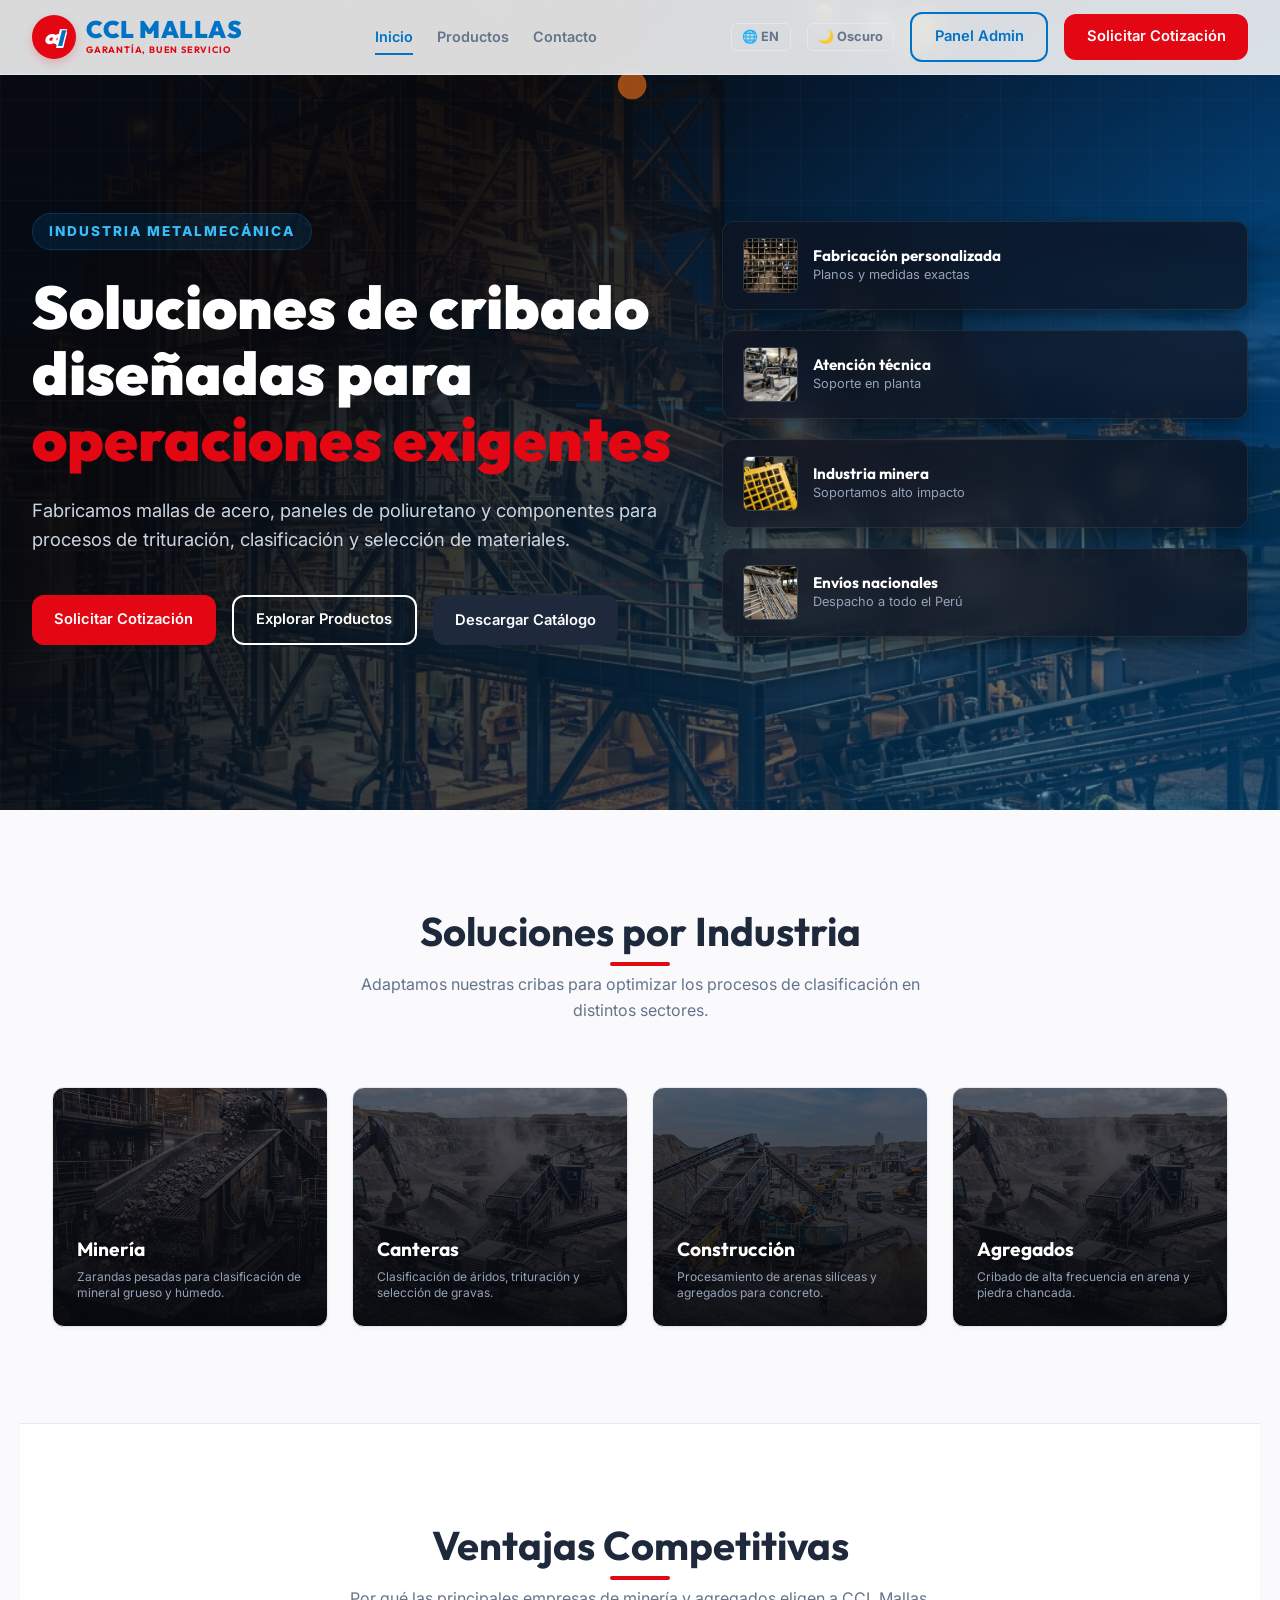
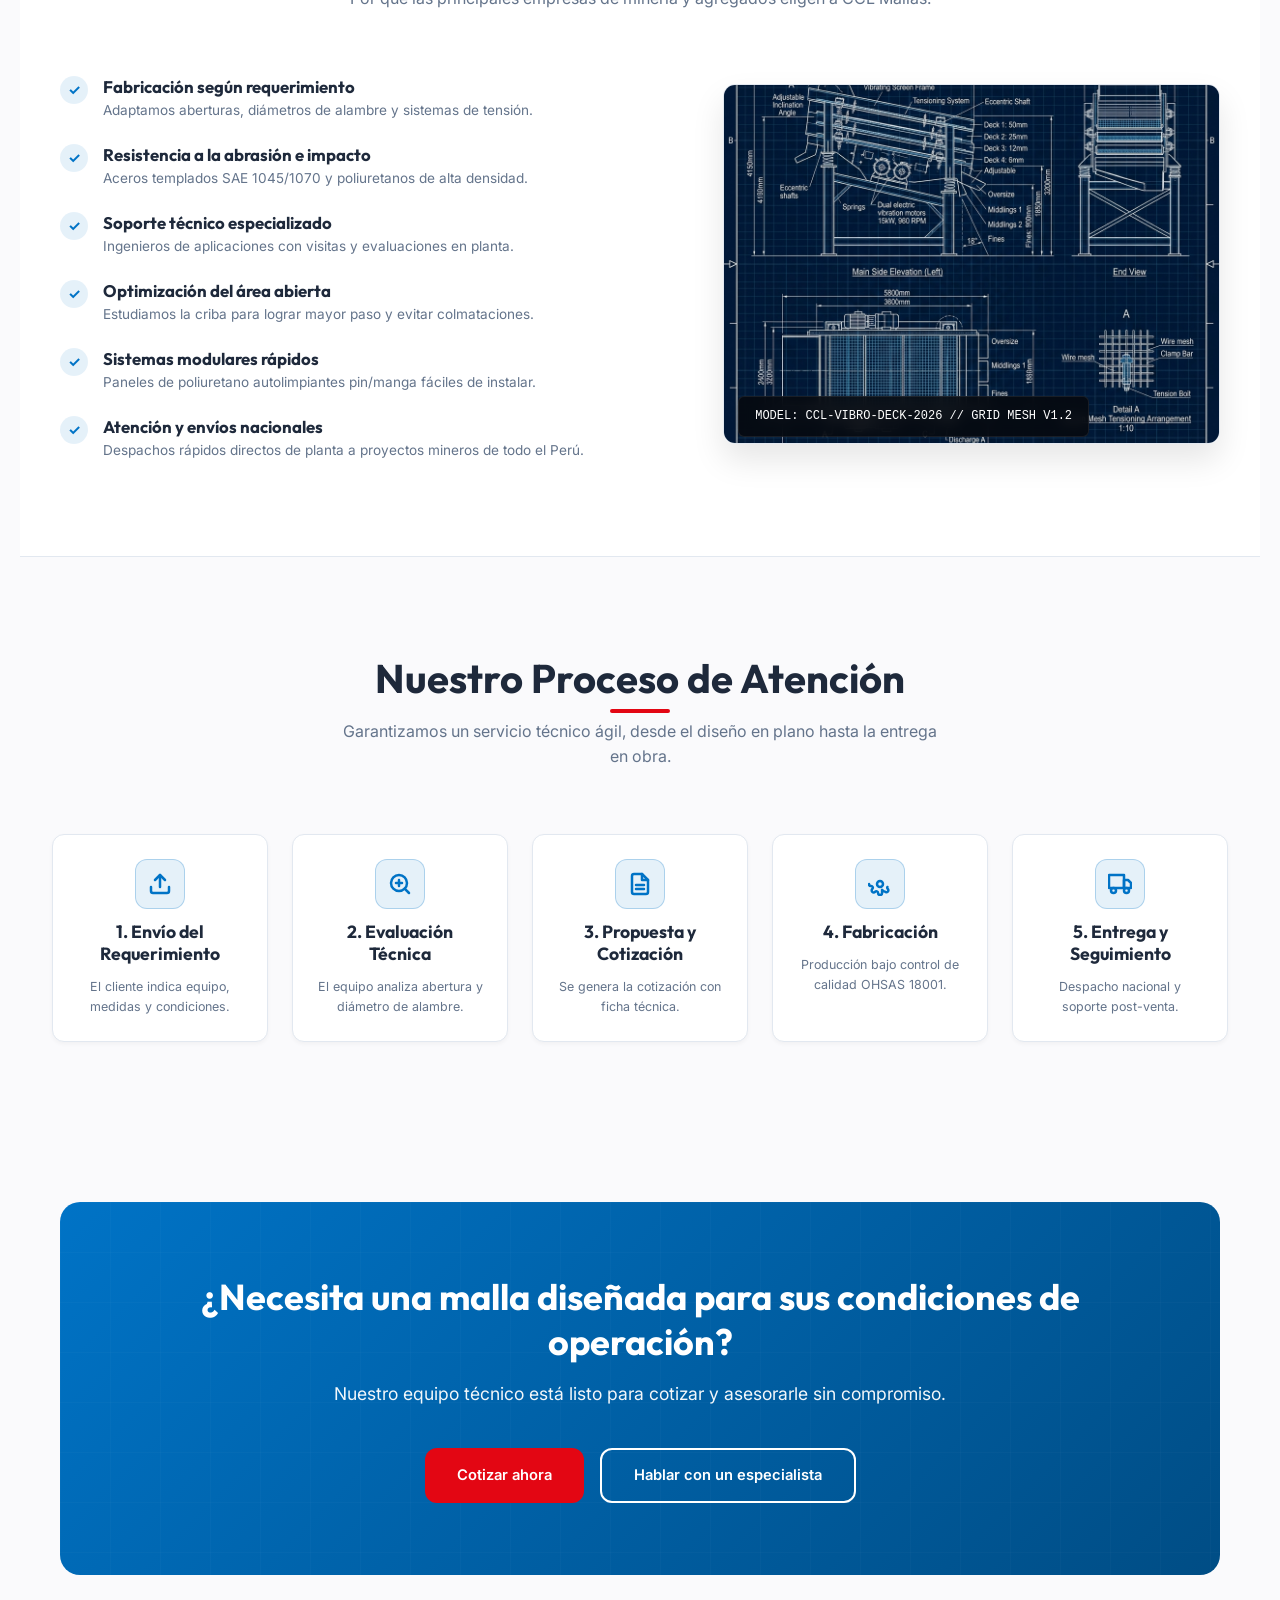
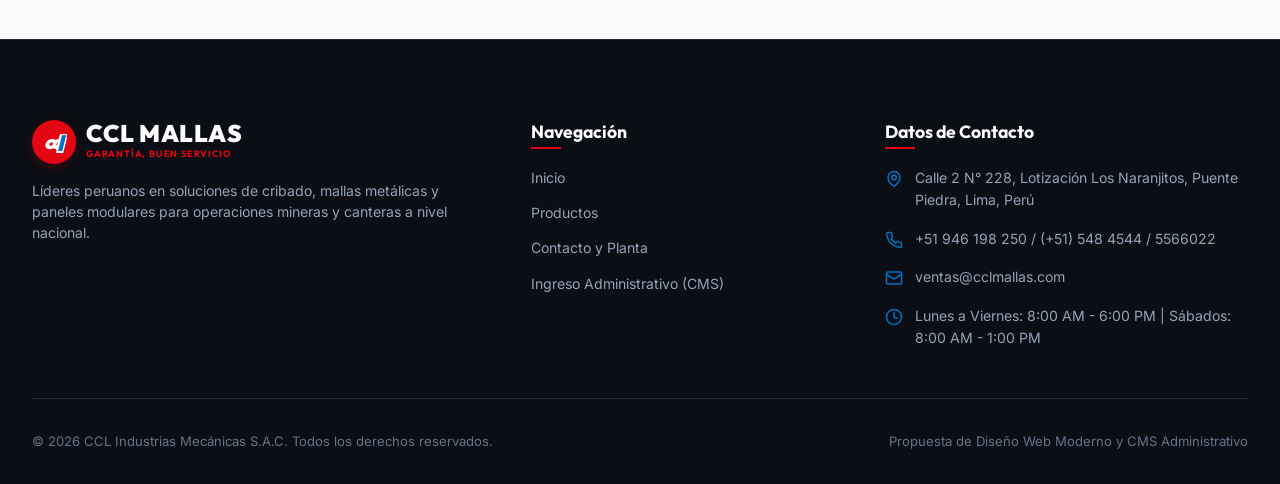
<file: index.html>
<!DOCTYPE html>
<html lang="es">
<head>
  <meta charset="UTF-8">
  <meta name="viewport" content="width=device-width, initial-scale=1.0">
  <meta name="description" content="Portal web técnico corporativo de CCL Industrias Mecánicas SAC (CCL Mallas).">
  <title>CCL MALLAS - Soluciones de Cribado Industrial</title>
  <link rel="stylesheet" href="style.css">
</head>
<body>

  <!-- Header -->
  <header>
    <div class="header-container">
      <a href="index.html" class="logo">
        <div class="logo-icon"><span class="logo-c">cc</span><span class="logo-l">l</span></div>
        <div class="logo-text">
          <span class="logo-title">CCL MALLAS</span>
          <span class="logo-subtitle">Garantía, Buen Servicio</span>
        </div>
      </a>
      <nav>
        <a href="index.html" class="nav-link active" data-translate="nav_home">Inicio</a>
        <a href="productos.html" class="nav-link" data-translate="nav_products">Productos</a>
        <a href="contacto.html" class="nav-link" data-translate="nav_contact">Contacto</a>
      </nav>
      <div class="nav-actions">
        <button class="toggle-btn" id="toggle-language">🌐 EN</button>
        <button class="toggle-btn" id="toggle-theme">🌙 Oscuro</button>
        <a href="admin.html" class="btn btn-outline" data-translate="btn_admin">Panel Admin</a>
        <a href="cotizar.html" class="btn btn-secondary" data-translate="btn_request_quote">Solicitar Cotización</a>
      </div>
    </div>
  </header>

  <!-- Hero Section -->
  <section class="hero">
    <div class="hero-mesh-overlay"></div>
    <canvas class="hero-particle-canvas" id="canvas-sieve-animation"></canvas>
    <div class="hero-container">
      <div class="hero-content">
        <span class="hero-tagline" data-translate="hero_tagline">Industria Metalmecánica</span>
        <h1 class="hero-title" data-translate="hero_title">Soluciones de cribado diseñadas para <span>operaciones exigentes</span></h1>
        <p class="hero-desc" data-translate="hero_desc">Fabricamos mallas de acero, paneles de poliuretano y componentes para procesos de trituración, clasificación y selección de materiales.</p>
        <div class="hero-buttons">
          <a href="cotizar.html" class="btn btn-secondary" data-translate="btn_request_quote">Solicitar cotización</a>
          <a href="productos.html" class="btn btn-outline" style="border-color:#fff; color:#fff;" data-translate="btn_explore_prod">Explorar productos</a>
          <button class="btn btn-dark" onclick="showToast('Iniciando descarga del Catálogo General CCL 2026...', 'success')" data-translate="btn_download_cat">Descargar catálogo</button>
        </div>
      </div>
      <div class="hero-indicators-panel">
        <div class="floating-indicator-card" style="display:flex; align-items:center; gap:15px; padding:1rem 1.25rem;">
          <img src="assets/steel_wire_mesh.png" style="width:55px; height:55px; border-radius:var(--radius-sm); object-fit:cover; border:1px solid rgba(255,255,255,0.15);" alt="Mallas">
          <div>
            <h4 class="indicator-title" data-translate="ind_custom">Fabricación personalizada</h4>
            <p class="indicator-desc" data-translate="ind_custom_desc">Planos y medidas exactas</p>
          </div>
        </div>
        <div class="floating-indicator-card" style="display:flex; align-items:center; gap:15px; padding:1rem 1.25rem;">
          <img src="assets/mounting_accessories.png" style="width:55px; height:55px; border-radius:var(--radius-sm); object-fit:cover; border:1px solid rgba(255,255,255,0.15);" alt="Accesorios">
          <div>
            <h4 class="indicator-title" data-translate="ind_tech">Atención técnica</h4>
            <p class="indicator-desc" data-translate="ind_tech_desc">Soporte en planta</p>
          </div>
        </div>
        <div class="floating-indicator-card" style="display:flex; align-items:center; gap:15px; padding:1rem 1.25rem;">
          <img src="assets/polyurethane_panel.png" style="width:55px; height:55px; border-radius:var(--radius-sm); object-fit:cover; border:1px solid rgba(255,255,255,0.15);" alt="Poliuretano">
          <div>
            <h4 class="indicator-title" data-translate="ind_mining">Industria minera</h4>
            <p class="indicator-desc" data-translate="ind_mining_desc">Soportamos alto impacto</p>
          </div>
        </div>
        <div class="floating-indicator-card" style="display:flex; align-items:center; gap:15px; padding:1rem 1.25rem;">
          <img src="assets/ccl_flex_screen.png" style="width:55px; height:55px; border-radius:var(--radius-sm); object-fit:cover; border:1px solid rgba(255,255,255,0.15);" alt="Flex">
          <div>
            <h4 class="indicator-title" data-translate="ind_shipping">Envíos nacionales</h4>
            <p class="indicator-desc" data-translate="ind_shipping_desc">Despacho a todo el Perú</p>
          </div>
        </div>
      </div>
    </div>
  </section>

  <!-- Solutions by Industry -->
  <section class="solutions">
    <div class="section-header">
      <h2 class="section-title" data-translate="title_solutions">Soluciones por Industria</h2>
      <p class="section-subtitle" data-translate="subtitle_solutions">Adaptamos nuestras cribas para optimizar los procesos de clasificación en distintos sectores.</p>
    </div>
    <div class="solutions-grid" id="solutions-grid-container">
      <!-- Dynamically loaded -->
    </div>
  </section>

  <!-- Competitive Advantages -->
  <section class="advantages" style="background: var(--card-light); border-top: 1px solid var(--border-light); border-bottom: 1px solid var(--border-light);">
    <div class="section-header">
      <h2 class="section-title" data-translate="title_advantages">Ventajas Competitivas</h2>
      <p class="section-subtitle" data-translate="subtitle_advantages">Por qué las principales empresas de minería y agregados eligen a CCL Mallas.</p>
    </div>
    <div class="advantages-grid">
      <div class="about-features" id="advantages-grid-container" style="display:flex; flex-direction:column; gap:1.5rem;">
        <!-- Loaded dynamically via js/home.js -->
      </div>
      <div style="position:relative; width:100%;">
        <img src="assets/advantages_blueprint.png" style="width:100%; border-radius:var(--radius-md); border:1px solid var(--border-light); box-shadow:var(--shadow-lg); object-fit:cover; height:360px;" alt="Zaranda vibratoria blueprint">
        <div style="position:absolute; bottom:15px; left:15px; background:rgba(7,9,14,0.85); backdrop-filter:blur(6px); border:1px solid rgba(255,255,255,0.08); padding:0.6rem 1rem; border-radius:var(--radius-sm); font-size:0.75rem; color:#fff; font-family:monospace;">
          MODEL: CCL-VIBRO-DECK-2026 // GRID MESH V1.2
        </div>
      </div>
    </div>
  </section>

  <!-- Process of Service -->
  <section class="process">
    <div class="section-header">
      <h2 class="section-title" data-translate="title_process">Nuestro Proceso de Atención</h2>
      <p class="section-subtitle" data-translate="subtitle_process">Garantizamos un servicio técnico ágil, desde el diseño en plano hasta la entrega en obra.</p>
    </div>
    <div class="solutions-grid" style="grid-template-columns: repeat(auto-fit, minmax(200px, 1fr)); gap:1.5rem;">
      <div class="solution-card" style="padding:1.5rem;">
        <div class="solution-icon-wrap" style="background:rgba(0, 115, 198, 0.1); color:var(--primary-blue); border:1px solid rgba(0, 115, 198, 0.25);">
          <svg xmlns="http://www.w3.org/2000/svg" width="24" height="24" viewBox="0 0 24 24" fill="none" stroke="currentColor" stroke-width="2.5" stroke-linecap="round" stroke-linejoin="round"><path d="M21 15v4a2 2 0 0 1-2 2H5a2 2 0 0 1-2-2v-4"/><polyline points="17 8 12 3 7 8"/><line x1="12" y1="3" x2="12" y2="15"/></svg>
        </div>
        <h4 class="solution-title" data-translate="step1_title">1. Envío del Requerimiento</h4>
        <p style="font-size:0.78rem; color:var(--text-muted);" data-translate="step1_desc">El cliente indica equipo, medidas y condiciones.</p>
      </div>
      <div class="solution-card" style="padding:1.5rem;">
        <div class="solution-icon-wrap" style="background:rgba(0, 115, 198, 0.1); color:var(--primary-blue); border:1px solid rgba(0, 115, 198, 0.25);">
          <svg xmlns="http://www.w3.org/2000/svg" width="24" height="24" viewBox="0 0 24 24" fill="none" stroke="currentColor" stroke-width="2.5" stroke-linecap="round" stroke-linejoin="round"><circle cx="11" cy="11" r="8"/><line x1="21" y1="21" x2="16.65" y2="16.65"/><path d="M11 8v6"/><path d="M8 11h6"/></svg>
        </div>
        <h4 class="solution-title" data-translate="step2_title">2. Evaluación Técnica</h4>
        <p style="font-size:0.78rem; color:var(--text-muted);" data-translate="step2_desc">El equipo analiza abertura y diámetro de alambre.</p>
      </div>
      <div class="solution-card" style="padding:1.5rem;">
        <div class="solution-icon-wrap" style="background:rgba(0, 115, 198, 0.1); color:var(--primary-blue); border:1px solid rgba(0, 115, 198, 0.25);">
          <svg xmlns="http://www.w3.org/2000/svg" width="24" height="24" viewBox="0 0 24 24" fill="none" stroke="currentColor" stroke-width="2.5" stroke-linecap="round" stroke-linejoin="round"><path d="M14 2H6a2 2 0 0 0-2 2v16a2 2 0 0 0 2 2h12a2 2 0 0 0 2-2V8z"/><polyline points="14 2 14 8 20 8"/><line x1="16" y1="13" x2="8" y2="13"/><line x1="16" y1="17" x2="8" y2="17"/></svg>
        </div>
        <h4 class="solution-title" data-translate="step3_title">3. Propuesta y Cotización</h4>
        <p style="font-size:0.78rem; color:var(--text-muted);" data-translate="step3_desc">Se genera la cotización con ficha técnica.</p>
      </div>
      <div class="solution-card" style="padding:1.5rem;">
        <div class="solution-icon-wrap" style="background:rgba(0, 115, 198, 0.1); color:var(--primary-blue); border:1px solid rgba(0, 115, 198, 0.25);">
          <svg xmlns="http://www.w3.org/2000/svg" width="24" height="24" viewBox="0 0 24 24" fill="none" stroke="currentColor" stroke-width="2.5" stroke-linecap="round" stroke-linejoin="round"><circle cx="12" cy="12" r="3"/><path d="M19.4 15a1.65 1.65 0 0 0 .33 1.82l.06.06a2 2 0 1 1-2.83 2.83l-.06-.06a1.65 1.65 0 0 0-1.82-.33 1.65 1.65 0 0 0-1-1.51V21a2 2 0 0 1-2 2 2 2 0 0 1-2-2v-.09A1.65 1.65 0 0 0 9 19.4a1.65 1.65 0 0 0-1.82.33l-.06.06a2 2 0 1 1-2.83-2.83l.06-.06a1.65 1.65 0 0 0 .33-1.82 1.65 1.65 0 0 0-1.51-1H3a2 2 0 0 1-2-2v.09"/></svg>
        </div>
        <h4 class="solution-title" data-translate="step4_title">4. Fabricación</h4>
        <p style="font-size:0.78rem; color:var(--text-muted);" data-translate="step4_desc">Producción bajo control de calidad OHSAS 18001.</p>
      </div>
      <div class="solution-card" style="padding:1.5rem;">
        <div class="solution-icon-wrap" style="background:rgba(0, 115, 198, 0.1); color:var(--primary-blue); border:1px solid rgba(0, 115, 198, 0.25);">
          <svg xmlns="http://www.w3.org/2000/svg" width="24" height="24" viewBox="0 0 24 24" fill="none" stroke="currentColor" stroke-width="2.5" stroke-linecap="round" stroke-linejoin="round"><rect x="1" y="3" width="15" height="13"/><polygon points="16 8 20 8 23 11 23 16 16 16 16 8"/><circle cx="5.5" cy="18.5" r="2.5"/><circle cx="18.5" cy="18.5" r="2.5"/></svg>
        </div>
        <h4 class="solution-title" data-translate="step5_title">5. Entrega y Seguimiento</h4>
        <p style="font-size:0.78rem; color:var(--text-muted);" data-translate="step5_desc">Despacho nacional y soporte post-venta.</p>
      </div>
    </div>
  </section>

  <!-- CTA Banner -->
  <section class="featured-cta" style="background: linear-gradient(135deg, var(--primary-blue) 0%, #004d85 100%); color: #fff; border-radius: var(--radius-lg); padding: 4.5rem 3rem; margin: 4rem auto; text-align: center; max-width:1160px; position:relative; overflow:hidden;">
    <div class="hero-mesh-overlay"></div>
    <h2 style="font-size: 2.25rem; margin-bottom: 1rem; position:relative; z-index:2;" data-translate="cta_title">¿Necesita una malla diseñada para sus condiciones de operación?</h2>
    <p style="opacity: 0.95; max-width: 700px; margin: 0 auto 2.5rem; font-size: 1.1rem; position:relative; z-index:2;" data-translate="cta_desc">Nuestro equipo técnico está listo para cotizar y asesorarle sin compromiso.</p>
    <div style="display:flex; justify-content:center; gap:1rem; flex-wrap:wrap; position:relative; z-index:2;">
      <a href="cotizar.html" class="btn btn-secondary" style="background-color: var(--primary-red); padding: 0.85rem 2rem;" data-translate="btn_quote_now">Cotizar ahora</a>
      <a href="https://wa.me/51946198250" target="_blank" class="btn btn-outline" style="border-color:#fff; color:#fff; padding: 0.85rem 2rem;" data-translate="btn_talk_expert">Hablar con un especialista</a>
    </div>
  </section>

  <!-- Footer -->
  <footer>
    <div class="footer-container">
      <div class="footer-brand">
        <div class="logo" style="margin-bottom: 1rem;">
          <div class="logo-icon"><span class="logo-c">cc</span><span class="logo-l">l</span></div>
          <div class="logo-text">
            <span class="logo-title">CCL MALLAS</span>
            <span class="logo-subtitle">Garantía, Buen Servicio</span>
          </div>
        </div>
        <p class="footer-brand-desc">Líderes peruanos en soluciones de cribado, mallas metálicas y paneles modulares para operaciones mineras y canteras a nivel nacional.</p>
      </div>
      <div class="footer-links">
        <h4>Navegación</h4>
        <ul class="footer-links-list">
          <li><a href="index.html">Inicio</a></li>
          <li><a href="productos.html">Productos</a></li>
          <li><a href="contacto.html">Contacto y Planta</a></li>
          <li><a href="admin.html">Ingreso Administrativo (CMS)</a></li>
        </ul>
      </div>
      <div class="footer-contact">
        <h4>Datos de Contacto</h4>
        <ul class="footer-contact-list">
          <li><span class="footer-contact-icon" data-icon="mapPin"></span><span id="footer-address">Cargando...</span></li>
          <li><span class="footer-contact-icon" data-icon="phone"></span><span id="footer-phone">Cargando...</span></li>
          <li><span class="footer-contact-icon" data-icon="mail"></span><span id="footer-email">Cargando...</span></li>
          <li><span class="footer-contact-icon" data-icon="clock"></span><span id="footer-hours">Cargando...</span></li>
        </ul>
      </div>
    </div>
    <div class="footer-bottom">
      <p>&copy; 2026 CCL Industrias Mecánicas S.A.C. Todos los derechos reservados.</p>
      <p>Propuesta de Diseño Web Moderno y CMS Administrativo</p>
    </div>
  </footer>

  <!-- Toast Container -->
  <div class="toast" id="toast-notification"></div>

  <!-- Scripts -->
  <script src="mockData.js"></script>
  <script src="js/shared.js"></script>
  <script src="js/home.js"></script>
</body>
</html>
</file>
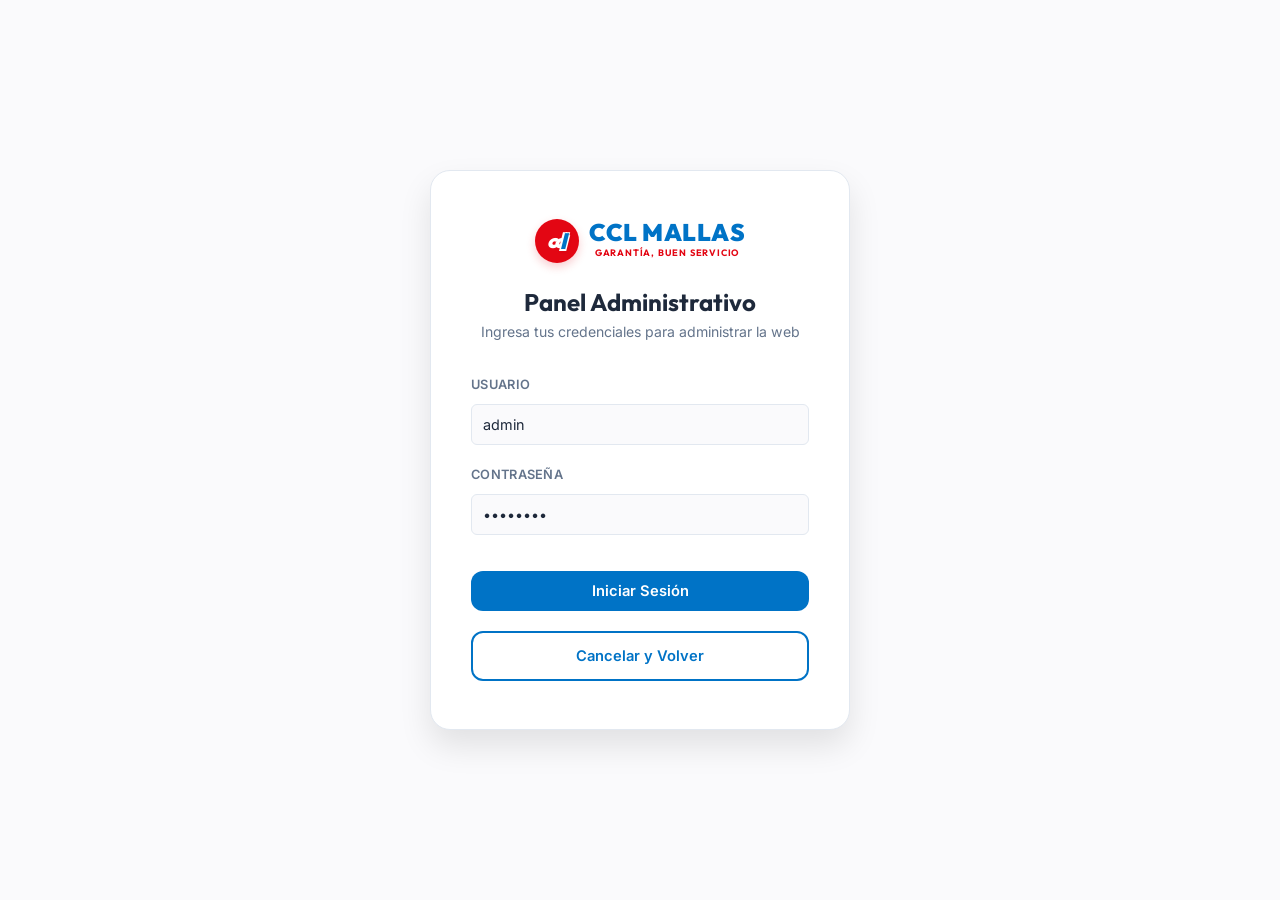
<file: admin.html>
<!DOCTYPE html>
<html lang="es">
<head>
  <meta charset="UTF-8">
  <meta name="viewport" content="width=device-width, initial-scale=1.0">
  <meta name="description" content="Consola de administración CMS para CCL Industrias Mecánicas.">
  <title>CMS Administrativo - CCL MALLAS</title>
  <link rel="stylesheet" href="style.css">
  <!-- Font Awesome Free CDN -->
  <link rel="stylesheet" href="https://cdnjs.cloudflare.com/ajax/libs/font-awesome/6.4.0/css/all.min.css">
</head>
<body>

  <!-- Admin CMS Portal Layout Container -->
  <div class="admin-site active">
    
    <!-- Sidebar Overlay for mobile -->
    <div class="sidebar-overlay" id="sidebar-overlay"></div>
    
    <!-- Sidebar Navigation -->
    <aside class="admin-sidebar" id="admin-sidebar">
      <div class="admin-sidebar-header" style="display: flex; justify-content: space-between; align-items: center; width: 100%;">
        <div class="logo">
          <div class="logo-icon"><span class="logo-c">cc</span><span class="logo-l">l</span></div>
          <div class="logo-text">
            <span class="logo-title" style="color:var(--text-dark);">CMS CONTROL</span>
            <span class="logo-subtitle" style="color:var(--primary-red);">CCL Industrias</span>
          </div>
        </div>
        <button class="sidebar-close-btn" id="btn-close-sidebar" title="Cerrar">&times;</button>
      </div>
      
      <ul class="admin-sidebar-nav">
        <li class="admin-sidebar-link active" data-admin-tab="dashboard">
          <i class="fa-solid fa-chart-pie"></i> Resumen
        </li>
        <li class="admin-sidebar-link" data-admin-tab="quotes">
          <i class="fa-solid fa-file-invoice-dollar"></i> Cotizaciones
        </li>
        <li class="admin-sidebar-link" data-admin-tab="messages">
          <i class="fa-solid fa-envelope-open-text"></i> Mensajes Web
        </li>
        <li class="admin-sidebar-link" data-admin-tab="products">
          <i class="fa-solid fa-boxes-stacked"></i> Productos
        </li>
        <li class="admin-sidebar-link" data-admin-tab="settings">
          <i class="fa-solid fa-cogs"></i> Configuración
        </li>
      </ul>

      <div class="admin-sidebar-footer">
        <button class="admin-sidebar-link" id="btn-back-to-public" style="width: 100%; border: none; background: transparent; justify-content: flex-start;">
          <i class="fa-solid fa-arrow-up-right-from-square"></i> Ver Web Pública
        </button>
        <button class="admin-sidebar-link" id="btn-logout" style="width: 100%; border: none; background: transparent; justify-content: flex-start; color: var(--primary-red); margin-top: 5px;">
          <i class="fa-solid fa-right-from-bracket"></i> Cerrar Sesión
        </button>
      </div>
    </aside>

    <!-- Main Workspace Container -->
    <main class="admin-main">
      <!-- TopBar -->
      <div class="admin-topbar">
        <div style="display: flex; align-items: center; gap: 1rem;">
          <button class="toggle-sidebar-btn" id="btn-toggle-sidebar" title="Menu">
            <i class="fa-solid fa-bars"></i>
          </button>
          <h2 class="admin-topbar-title">Administrador General</h2>
        </div>
        <div style="display: flex; align-items: center; gap: 1.5rem;">
          <button class="toggle-btn" id="toggle-theme">🌙 Oscuro</button>
          <div class="admin-topbar-user">
            <div class="admin-user-avatar">A</div>
            <span class="admin-user-name" style="font-weight: 500; color: var(--text-dark);">Administrador</span>
          </div>
        </div>
      </div>

      <!-- CMS View Panels -->
      <div class="admin-content">
        
        <!-- CMS PANEL: DASHBOARD -->
        <div class="admin-view-panel active" id="panel-dashboard">
          
          <!-- Critical Unattended Alerts Banner -->
          <div class="dashboard-alert-banner" id="unattended-alerts-banner" style="display:none; margin-bottom: 1.5rem;">
            <span id="alert-count-msg">⚠️ Tienes <strong>0 cotizaciones nuevas</strong> sin atender en bandeja.</span>
            <button class="btn-alert-action" onclick="switchAdminTab('quotes')">Ver Solicitudes</button>
          </div>

          <!-- Adaptive 4-column Metrics Grid -->
          <div class="metrics-grid">
            <div class="metric-card">
              <div class="metric-info">
                <span class="metric-label">Cotizaciones</span>
                <span class="metric-value" id="stat-total-quotes">0</span>
              </div>
              <div class="metric-icon" style="color: var(--primary-blue);"><i class="fa-solid fa-file-invoice-dollar"></i></div>
            </div>
            <div class="metric-card">
              <div class="metric-info">
                <span class="metric-label">Pendientes</span>
                <span class="metric-value" id="stat-pending-quotes" style="color: var(--status-revision);">0</span>
              </div>
              <div class="metric-icon" style="color: var(--status-revision);"><i class="fa-solid fa-hourglass-half"></i></div>
            </div>
            <div class="metric-card">
              <div class="metric-info">
                <span class="metric-label">Mensajes Recibidos</span>
                <span class="metric-value" id="stat-pending-messages" style="color: var(--status-cotizada);">0</span>
              </div>
              <div class="metric-icon" style="color: var(--status-cotizada);"><i class="fa-solid fa-envelope"></i></div>
            </div>
            <div class="metric-card">
              <div class="metric-info">
                <span class="metric-label">Fichas Descargadas</span>
                <span class="metric-value" id="stat-pdf-downloads" style="color: var(--status-aprobada);">0</span>
              </div>
              <div class="metric-icon" style="color: var(--status-aprobada);"><i class="fa-solid fa-download"></i></div>
            </div>
          </div>

          <div class="dashboard-grid">
            <!-- Left Chart -->
            <div class="dashboard-card">
              <div class="dashboard-card-header">
                <h3 class="dashboard-card-title">Interés de Cotización por Categorías (Unidades)</h3>
              </div>
              <div class="chart-container" style="height:220px;">
                <div class="chart-bar-wrap">
                  <div class="chart-bar" id="bar-mallas-cuad"><span class="chart-bar-value" id="bar-mallas-cuad-val">0</span></div>
                  <span class="chart-label">Cuadradas</span>
                </div>
                <div class="chart-bar-wrap">
                  <div class="chart-bar" id="bar-mallas-rect"><span class="chart-bar-value" id="bar-mallas-rect-val">0</span></div>
                  <span class="chart-label">Rectangulares</span>
                </div>
                <div class="chart-bar-wrap">
                  <div class="chart-bar" id="bar-mallas-roll"><span class="chart-bar-value" id="bar-mallas-roll-val">0</span></div>
                  <span class="chart-label">Rollos</span>
                </div>
                <div class="chart-bar-wrap">
                  <div class="chart-bar" id="bar-flex"><span class="chart-bar-value" id="bar-flex-val">0</span></div>
                  <span class="chart-label">CCL-Flex</span>
                </div>
                <div class="chart-bar-wrap">
                  <div class="chart-bar" id="bar-poly"><span class="chart-bar-value" id="bar-poly-val">0</span></div>
                  <span class="chart-label">Paneles</span>
                </div>
                <div class="chart-bar-wrap">
                  <div class="chart-bar" id="bar-access"><span class="chart-bar-value" id="bar-access-val">0</span></div>
                  <span class="chart-label">Accesorios</span>
                </div>
              </div>
            </div>

            <!-- Conversion Funnel Chart -->
            <div class="dashboard-card">
              <div class="dashboard-card-header">
                <h3 class="dashboard-card-title">Embudo Comercial de Conversión (Simulado)</h3>
              </div>
              <div class="funnel-container">
                <div class="funnel-row">
                  <span class="funnel-label">Visitas</span>
                  <div class="funnel-bar-wrap"><div class="funnel-bar-fill" id="funnel-visitas" style="width:100%;">2500</div></div>
                </div>
                <div class="funnel-row">
                  <span class="funnel-label">Búsquedas</span>
                  <div class="funnel-bar-wrap"><div class="funnel-bar-fill" id="funnel-busquedas" style="width:72%;">1800</div></div>
                </div>
                <div class="funnel-row">
                  <span class="funnel-label">Cotizador</span>
                  <div class="funnel-bar-wrap"><div class="funnel-bar-fill" id="funnel-cotizador" style="width:18%;">450</div></div>
                </div>
                <div class="funnel-row">
                  <span class="funnel-label">Enviados</span>
                  <div class="funnel-bar-wrap"><div class="funnel-bar-fill" id="funnel-enviados" style="width:5%; background:rgba(0, 115, 198, 0.7)">0</div></div>
                </div>
                <div class="funnel-row">
                  <span class="funnel-label">Aprobados</span>
                  <div class="funnel-bar-wrap"><div class="funnel-bar-fill" id="funnel-aprobados" style="width:0%; background:var(--status-aprobada)">0</div></div>
                </div>
              </div>
            </div>
          </div>
          
          <!-- Technical Library Downloads Analytics Card -->
          <div class="dashboard-card" style="margin-top:2rem;">
            <div class="dashboard-card-header" style="display:flex; justify-content:space-between; align-items:center;">
              <h3 class="dashboard-card-title">Descargas Técnicas de Catálogo y Fichas</h3>
              <span style="font-size:0.8rem; color:var(--text-muted); font-weight:600;"><i class="fa-solid fa-file-pdf"></i> Biblioteca Comercial</span>
            </div>
            <div style="display:grid; grid-template-columns: repeat(auto-fit, minmax(240px, 1fr)); gap:1.5rem; margin-top:1.25rem;" id="dashboard-downloads-list">
              <!-- Dynamically populated PDF download bars -->
            </div>
          </div>

          <!-- Recent Activities table inside dashboard -->
          <div class="dashboard-card" style="margin-top:2rem;">
            <div class="dashboard-card-header">
              <h3 class="dashboard-card-title">Últimas Solicitudes Recibidas</h3>
            </div>
            <div class="table-container" style="border:none;">
              <table>
                <thead>
                  <tr>
                    <th>Cliente</th>
                    <th>Empresa</th>
                    <th>Fecha</th>
                    <th>Estado</th>
                    <th>Acción</th>
                  </tr>
                </thead>
                <tbody id="dashboard-recent-quotes">
                  <!-- Loaded dynamically -->
                </tbody>
              </table>
            </div>
          </div>
        </div>

        <!-- CMS PANEL: PRODUCTS (CRUD) -->
        <div class="admin-view-panel" id="panel-products">
          <div class="admin-actions-row">
            <h3 style="color:var(--text-dark); font-weight:600;">Catálogo de Productos</h3>
            <button class="btn btn-primary" id="btn-add-product">
              <i class="fa-solid fa-plus"></i> Agregar Producto
            </button>
          </div>

          <div class="table-container">
            <table>
              <thead>
                <tr>
                  <th>Imagen</th>
                  <th>Nombre Producto</th>
                  <th>Categoría</th>
                  <th>Material</th>
                  <th>Abertura</th>
                  <th>Acciones</th>
                </tr>
              </thead>
              <tbody id="admin-products-tbody">
                <!-- Dynamically loaded -->
              </tbody>
            </table>
          </div>
        </div>

        <!-- CMS PANEL: QUOTES LOG -->
        <div class="admin-view-panel" id="panel-quotes">
          <div class="admin-actions-row" style="flex-wrap: wrap; gap:1rem;">
            <h3 style="color:var(--text-dark); font-weight:600; margin:0;">Bandeja de Solicitudes de Cotización</h3>
            
            <div style="display:flex; gap:10px; align-items:center; flex-wrap:wrap; width:100%; max-width:600px;">
              <div style="position:relative; flex-grow:1;">
                <input type="text" id="search-quotes" placeholder="Buscar por RUC, Empresa o Cliente..." style="padding:0.55rem 0.75rem; border-radius:var(--radius-sm); border:1px solid var(--border-light); background:var(--bg-light); color:var(--text-dark); font-size:0.85rem; width:100%;">
              </div>
              <select id="filter-quote-status" style="padding:0.55rem; border-radius:var(--radius-sm); border:1px solid var(--border-light); background:var(--bg-light); color:var(--text-dark); font-size:0.85rem; width:170px;">
                <option value="all">Todos los Estados</option>
                <option value="Nueva">Nueva</option>
                <option value="En revisión">En revisión</option>
                <option value="Información incompleta">Información incompleta</option>
                <option value="Cotizada">Cotizada</option>
                <option value="En negociación">En negociación</option>
                <option value="Aprobada">Aprobada</option>
                <option value="Rechazada">Rechazada</option>
                <option value="Cerrada">Cerrada</option>
              </select>
            </div>
          </div>

          <div class="table-container">
            <table>
              <thead>
                <tr>
                  <th>Folio</th>
                  <th>Cliente / Empresa</th>
                  <th>Contacto</th>
                  <th>Fecha Registro</th>
                  <th>Estado</th>
                  <th>Detalle</th>
                </tr>
              </thead>
              <tbody id="admin-quotes-tbody">
                <!-- Dynamically loaded -->
              </tbody>
            </table>
          </div>
        </div>

        <!-- CMS PANEL: CONTACT MESSAGES -->
        <div class="admin-view-panel" id="panel-messages">
          <div class="admin-actions-row">
            <h3 style="color:var(--text-dark); font-weight:600; margin:0;">Mensajes y Consultas de Contacto</h3>
          </div>

          <div class="table-container">
            <table>
              <thead>
                <tr>
                  <th>Nombre</th>
                  <th>Empresa / Teléfono</th>
                  <th>Asunto</th>
                  <th>Fecha</th>
                  <th>Estado</th>
                  <th>Acción</th>
                </tr>
              </thead>
              <tbody id="admin-messages-tbody">
                <!-- Dynamically loaded -->
              </tbody>
            </table>
          </div>
        </div>

        <!-- CMS PANEL: SITE SETTINGS -->
        <div class="admin-view-panel" id="panel-settings">
          <div class="admin-actions-row">
            <h3 style="color:var(--text-dark); font-weight:600;">Configuraciones de la Empresa</h3>
          </div>

          <div class="dashboard-card" style="max-width: 650px;">
            <form id="form-config" style="display: flex; flex-direction: column; gap: 1.25rem;">
              <div class="form-group">
                <label>Número Celular Comercial (WhatsApp) *</label>
                <input type="text" id="cfg-phone" required placeholder="+51 999 999 999">
              </div>
              <div class="form-group">
                <label>Teléfonos Fijos (Planta)</label>
                <input type="text" id="cfg-landline" placeholder="(+51) 548 4544">
              </div>
              <div class="form-group">
                <label>Correo Electrónico Comercial *</label>
                <input type="email" id="cfg-email" required placeholder="ventas@empresa.com">
              </div>
              <div class="form-group">
                <label>Dirección de la Planta / Oficinas *</label>
                <input type="text" id="cfg-address" required placeholder="Calle, Distrito, Lima, Perú">
              </div>
              <div class="form-group">
                <label>Horario de Atención Comercial</label>
                <input type="text" id="cfg-hours" placeholder="Lunes a Viernes de 8AM a 6PM...">
              </div>
              <button class="btn btn-primary" type="submit" style="width: 150px; margin-top: 1rem;">Guardar Cambios</button>
            </form>
          </div>
        </div>

      </div>
    </main>
  </div>

  <!-- Modal: Create / Edit Product -->
  <div class="admin-modal" id="modal-product">
    <div class="admin-modal-card">
      <div class="admin-modal-header">
        <h3 class="admin-modal-title" id="modal-product-title">Agregar Nuevo Producto</h3>
        <button class="btn-modal-close" id="btn-close-product-modal">&times;</button>
      </div>
      <form id="form-product">
        <div class="admin-modal-body" style="display: flex; flex-direction: column; gap: 1.25rem;">
          <div class="form-group">
            <label>Nombre del Producto *</label>
            <input type="text" id="p-name" required placeholder="Ej. Malla Cuadrada 1/2 pulgada">
          </div>
          <div class="form-group">
            <label>Categoría *</label>
            <select id="p-category" required>
              <option value="mallas-cuadradas">Mallas Cuadradas</option>
              <option value="mallas-rectangulares">Mallas Rectangulares</option>
              <option value="mallas-rollos">Mallas en Rollos</option>
              <option value="ccl-flex">Sistemas CCL-Flex</option>
              <option value="paneles-poliuretano">Paneles de Poliuretano</option>
              <option value="accesorios">Accesorios</option>
            </select>
          </div>
          <div class="form-group">
            <label>Material Utilizado *</label>
            <input type="text" id="p-material" required placeholder="Ej. Acero SAE 1070 Templado o Poliuretano 90 Shore A">
          </div>
          <div class="grid-2">
            <div class="form-group">
              <label>Rango de Aberturas *</label>
              <input type="text" id="p-aperture" required placeholder="Ej. 2mm a 100mm">
            </div>
            <div class="form-group">
              <label>Diámetro del Alambre (Espesor)</label>
              <input type="text" id="p-diameter" placeholder="Ej. 1.2mm a 12.7mm (N/A si es panel)">
            </div>
          </div>
          <div class="form-group">
            <label>Descripción Técnica / Detalles *</label>
            <textarea id="p-desc" rows="4" required placeholder="Detalla el uso, beneficios y aplicaciones del producto..."></textarea>
          </div>
          <div class="form-group">
            <label>Imagen del Catálogo</label>
            <div class="image-presets-grid">
              <div class="image-preset-option selected" data-preset="assets/steel_wire_mesh.png">
                <img src="assets/steel_wire_mesh.png" alt="Mallas">
              </div>
              <div class="image-preset-option" data-preset="assets/polyurethane_panel.png">
                <img src="assets/polyurethane_panel.png" alt="Poliuretano">
              </div>
              <div class="image-preset-option" data-preset="assets/ccl_flex_screen.png">
                <img src="assets/ccl_flex_screen.png" alt="Flex">
              </div>
              <div class="image-preset-option" data-preset="assets/mounting_accessories.png">
                <img src="assets/mounting_accessories.png" alt="Accesorios">
              </div>
            </div>
          </div>
        </div>
        <div class="admin-modal-footer">
          <button type="button" class="btn btn-dark" id="btn-cancel-product-modal" style="background: transparent; color: var(--text-dark); border: 1px solid var(--border-light);">Cancelar</button>
          <button type="submit" class="btn btn-primary">Guardar Producto</button>
        </div>
      </form>
    </div>
  </div>

  <!-- Modal: View Quote Details & Change Status -->
  <div class="admin-modal" id="modal-quote-detail">
    <div class="admin-modal-card" style="max-width: 650px;">
      <div class="admin-modal-header">
        <h3 class="admin-modal-title" style="color:var(--text-dark);">Detalle de Cotización Registrada</h3>
        <button class="btn-modal-close" id="btn-close-quote-modal">&times;</button>
      </div>
      <form id="form-quote-edit">
        <div class="admin-modal-body" style="display: flex; flex-direction: column; gap: 1.25rem; max-height:70vh; overflow-y:auto;">
          
          <!-- Client Details Card -->
          <div style="background: var(--bg-light); border: 1px solid var(--border-light); border-radius: var(--radius-sm); padding:1.25rem; display:grid; grid-template-columns: 1fr 1fr; gap:0.75rem; font-size:0.85rem; color: var(--text-dark);">
            <div><strong style="color:var(--text-muted)">Cliente:</strong> <span id="mq-client" style="font-weight:600;"></span></div>
            <div><strong style="color:var(--text-muted)">Empresa:</strong> <span id="mq-company" style="font-weight:600;"></span></div>
            <div><strong style="color:var(--text-muted)">RUC:</strong> <span id="mq-ruc"></span></div>
            <div><strong style="color:var(--text-muted)">Celular:</strong> <span id="mq-phone"></span></div>
            <div><strong style="color:var(--text-muted)">Correo:</strong> <span id="mq-email"></span></div>
            <div><strong style="color:var(--text-muted)">Ubicación Obra:</strong> <span id="mq-dept"></span></div>
            <div style="grid-column: 1/-1;"><strong style="color:var(--text-muted)">Fecha Registro:</strong> <span id="mq-date"></span></div>
          </div>

          <!-- Message -->
          <div class="form-group">
            <label>Mensaje Adicional del Cliente</label>
            <p style="background: var(--bg-light); border:1px solid var(--border-light); border-radius:var(--radius-sm); padding:0.75rem; font-size:0.85rem; color:var(--text-dark); white-space:pre-wrap;" id="mq-message"></p>
          </div>

          <!-- Items specs requested -->
          <div class="form-group">
            <label>Especificaciones y Requerimiento Técnico</label>
            <div class="table-container" style="border: 1px solid var(--border-light);">
              <table style="font-size:0.82rem;">
                <tbody id="modal-quote-specs-tbody">
                  <!-- Loaded dynamically -->
                </tbody>
              </table>
            </div>
          </div>

          <!-- Attached Files -->
          <div class="form-group">
            <label>Planos / Documentos Adjuntos</label>
            <div id="modal-quote-files-list" style="display:flex; flex-direction:column; gap:6px;">
              <!-- File links populated dynamically -->
            </div>
          </div>

          <hr style="border:0; border-top: 1px solid var(--border-light);">

          <!-- Commercial Negotiation Status (8 Stages) -->
          <div class="grid-2">
            <div class="form-group">
              <label>Etapa Comercial *</label>
              <select id="mq-status" required>
                <option value="Nueva">Nueva</option>
                <option value="En revisión">En revisión</option>
                <option value="Información incompleta">Información incompleta</option>
                <option value="Cotizada">Cotizada</option>
                <option value="En negociación">En negociación</option>
                <option value="Aprobada">Aprobada</option>
                <option value="Rechazada">Rechazada</option>
                <option value="Cerrada">Cerrada</option>
              </select>
            </div>
            <div class="form-group">
              <label>Responsable Comercial</label>
              <input type="text" id="mq-com" placeholder="Ej. Ing. Héctor Vargas">
            </div>
          </div>

          <div class="form-group">
            <label>Bitácora de Negociación / Notas de Seguimiento Interno</label>
            <textarea id="mq-notes" rows="3" placeholder="Registra llamadas con el cliente, precios acordados, fecha de entrega del presupuesto, etc..."></textarea>
          </div>

        </div>
        <div class="admin-modal-footer">
          <button type="button" class="btn btn-dark" id="btn-cancel-quote-modal" style="background: transparent; color: var(--text-dark); border: 1px solid var(--border-light);">Cerrar</button>
          <button type="submit" class="btn btn-primary">Guardar Cambios</button>
        </div>
      </form>
    </div>
  </div>

  <!-- Modal: View Contact Message Details -->
  <div class="admin-modal" id="modal-message-detail">
    <div class="admin-modal-card" style="max-width: 550px;">
      <div class="admin-modal-header">
        <h3 class="admin-modal-title" style="color:var(--text-dark);">Detalle de Mensaje de Contacto</h3>
        <button class="btn-modal-close" id="btn-close-message-modal">&times;</button>
      </div>
      <div class="admin-modal-body" style="display: flex; flex-direction: column; gap: 1.25rem;">
        
        <div style="background: var(--bg-light); border: 1px solid var(--border-light); border-radius: var(--radius-sm); padding:1rem; display:grid; grid-template-columns: 1fr; gap:0.5rem; font-size:0.85rem; color:var(--text-dark);">
          <div><strong style="color:var(--text-muted)">Remitente:</strong> <span id="mmsg-name" style="font-weight:600;"></span></div>
          <div><strong style="color:var(--text-muted)">Empresa:</strong> <span id="mmsg-company" style="font-weight:600;"></span></div>
          <div><strong style="color:var(--text-muted)">Correo:</strong> <span id="mmsg-email"></span></div>
          <div><strong style="color:var(--text-muted)">Celular:</strong> <span id="mmsg-phone"></span></div>
          <div><strong style="color:var(--text-muted)">Fecha Envío:</strong> <span id="mmsg-date"></span></div>
        </div>

        <div class="form-group">
          <label>Asunto</label>
          <p style="font-weight:700; color:var(--text-dark); margin:0;" id="mmsg-subject"></p>
        </div>

        <div class="form-group">
          <label>Contenido del Mensaje</label>
          <p style="background: var(--bg-light); border:1px solid var(--border-light); border-radius:var(--radius-sm); padding:0.75rem; font-size:0.85rem; color:var(--text-dark); white-space:pre-wrap;" id="mmsg-body"></p>
        </div>

      </div>
      <div class="admin-modal-footer">
        <button type="button" class="btn btn-dark" id="btn-cancel-message-modal" style="background: transparent; color: var(--text-dark); border: 1px solid var(--border-light);">Cerrar</button>
        <button type="button" class="btn btn-primary" id="btn-mark-read-message">Marcar como Leído</button>
      </div>
    </div>
  </div>

  <!-- Admin Login Overlay Modal -->
  <div class="admin-login-overlay" id="admin-login-overlay">
    <div class="admin-login-card">
      <div class="admin-login-header">
        <div class="logo" style="justify-content: center; margin-bottom: 1.5rem;">
          <div class="logo-icon"><span class="logo-c">cc</span><span class="logo-l">l</span></div>
          <div class="logo-text">
            <span class="logo-title">CCL MALLAS</span>
            <span class="logo-subtitle">Garantía, Buen Servicio</span>
          </div>
        </div>
        <h2 class="admin-login-title">Panel Administrativo</h2>
        <p class="admin-login-desc">Ingresa tus credenciales para administrar la web</p>
      </div>
      <form class="admin-login-form" id="form-admin-login">
        <div class="admin-login-error" id="login-error-msg">Usuario o contraseña incorrectos.</div>
        <div class="form-group">
          <label>Usuario</label>
          <input type="text" id="login-username" required placeholder="admin" value="admin">
        </div>
        <div class="form-group">
          <label>Contraseña</label>
          <input type="password" id="login-password" required placeholder="••••••••" value="admin123">
        </div>
        <button class="btn btn-primary" type="submit" style="width: 100%; margin-top: 1rem;">Iniciar Sesión</button>
        <a href="index.html" class="btn btn-outline" style="width: 100%; text-align:center;">Cancelar y Volver</a>
      </form>
    </div>
  </div>

  <!-- Toast Notification Container -->
  <div class="toast" id="toast-notification"></div>

  <!-- Scripts -->
  <script src="mockData.js"></script>
  <script src="js/shared.js"></script>
  <script src="js/admin.js"></script>
  <script>
    // Overriding the default back-to-public behaviour in js/admin.js (which expects SPA toggling)
    document.addEventListener("DOMContentLoaded", () => {
      const btnBackPublic = document.getElementById("btn-back-to-public");
      if (btnBackPublic) {
        btnBackPublic.addEventListener("click", (e) => {
          e.stopImmediatePropagation();
          location.href = "index.html";
        }, true);
      }
    });
  </script>
</body>
</html>
</file>
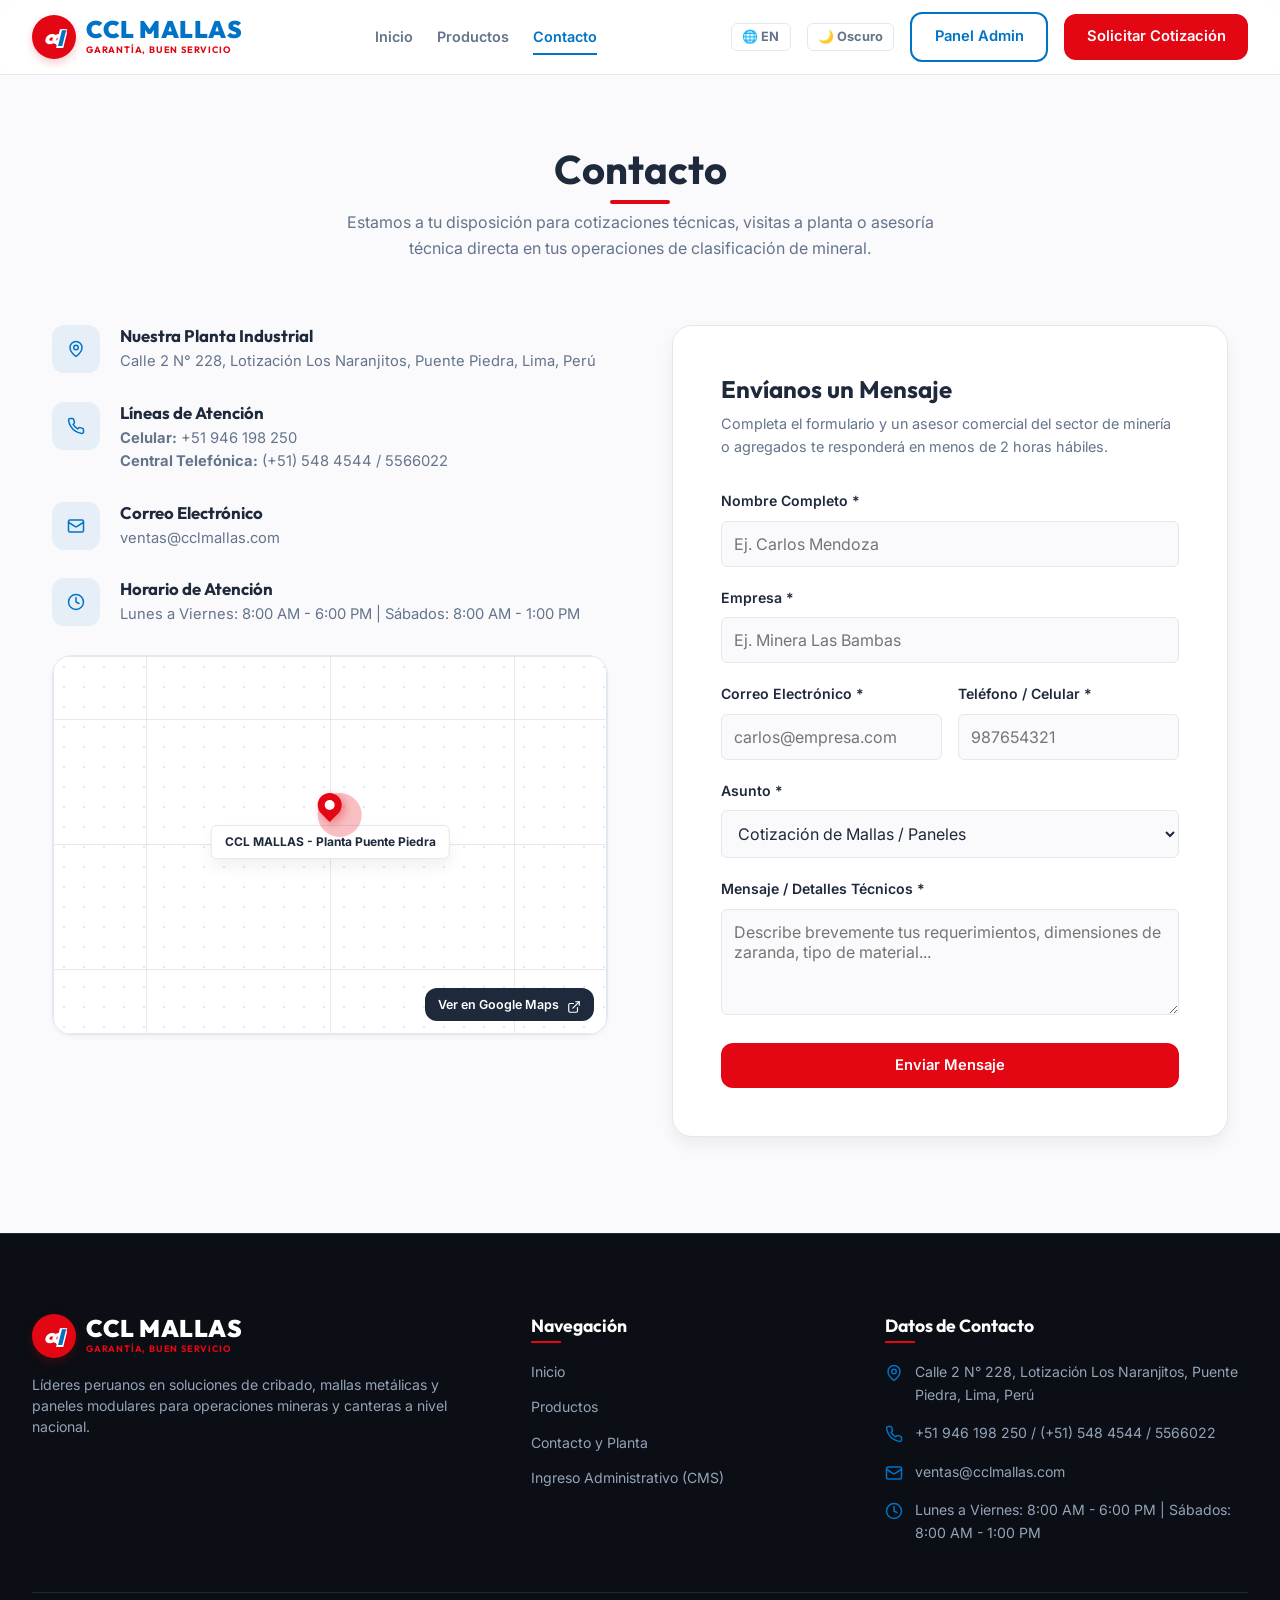
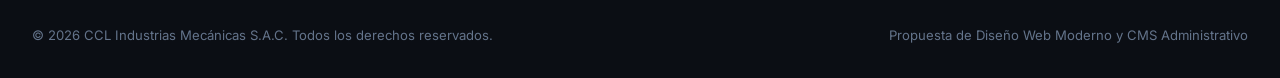
<file: contacto.html>
<!DOCTYPE html>
<html lang="es">
<head>
  <meta charset="UTF-8">
  <meta name="viewport" content="width=device-width, initial-scale=1.0">
  <meta name="description" content="Formulario de contacto y localización de la planta industrial de CCL Industrias Mecánicas S.A.C.">
  <title>Contacto y Planta - CCL MALLAS</title>
  <link rel="stylesheet" href="style.css">
  <style>
    /* Pulse micro-animation for the map pin */
    .map-pulse {
      position: absolute;
      width: 44px;
      height: 44px;
      background: rgba(227, 6, 19, 0.25);
      border-radius: 50%;
      animation: mapPulse 2s infinite ease-out;
      pointer-events: none;
      z-index: 1;
      transform-origin: center;
    }
    @keyframes mapPulse {
      0% { transform: scale(0.4); opacity: 1; }
      100% { transform: scale(2.2); opacity: 0; }
    }
  </style>
</head>
<body>

  <!-- Header -->
  <header>
    <div class="header-container">
      <a href="index.html" class="logo">
        <div class="logo-icon"><span class="logo-c">cc</span><span class="logo-l">l</span></div>
        <div class="logo-text">
          <span class="logo-title">CCL MALLAS</span>
          <span class="logo-subtitle">Garantía, Buen Servicio</span>
        </div>
      </a>
      <nav>
        <a href="index.html" class="nav-link" data-translate="nav_home">Inicio</a>
        <a href="productos.html" class="nav-link" data-translate="nav_products">Productos</a>
        <a href="contacto.html" class="nav-link active" data-translate="nav_contact">Contacto</a>
      </nav>
      <div class="nav-actions">
        <button class="toggle-btn" id="toggle-language">🌐 EN</button>
        <button class="toggle-btn" id="toggle-theme">🌙 Oscuro</button>
        <a href="admin.html" class="btn btn-outline" data-translate="btn_admin">Panel Admin</a>
        <a href="cotizar.html" class="btn btn-secondary" data-translate="btn_request_quote">Solicitar Cotización</a>
      </div>
    </div>
  </header>

  <!-- Contact main view -->
  <section class="contact-section" style="margin-top: 5rem; padding-top: 4rem;">
    <div class="section-header">
      <h1 class="section-title" data-translate="nav_contact">Contacto y Ubicación</h1>
      <p class="section-subtitle">Estamos a tu disposición para cotizaciones técnicas, visitas a planta o asesoría técnica directa en tus operaciones de clasificación de mineral.</p>
    </div>

    <div class="contact-container">
      
      <!-- Left side: Contact details and interactive map -->
      <div class="contact-details">
        
        <!-- Contact cards (sourcing values from database) -->
        <div class="contact-info-card">
          <div class="contact-info-icon" data-icon="mapPin"></div>
          <div>
            <h4 class="contact-info-title">Nuestra Planta Industrial</h4>
            <p class="contact-info-text" id="contact-address">Cargando dirección...</p>
          </div>
        </div>

        <div class="contact-info-card">
          <div class="contact-info-icon" data-icon="phone"></div>
          <div>
            <h4 class="contact-info-title">Líneas de Atención</h4>
            <p class="contact-info-text">
              <strong>Celular:</strong> <span id="contact-phone">Cargando...</span><br>
              <strong>Central Telefónica:</strong> <span id="contact-landline">Cargando...</span>
            </p>
          </div>
        </div>

        <div class="contact-info-card">
          <div class="contact-info-icon" data-icon="mail"></div>
          <div>
            <h4 class="contact-info-title">Correo Electrónico</h4>
            <p class="contact-info-text" id="contact-email">Cargando correo...</p>
          </div>
        </div>

        <div class="contact-info-card">
          <div class="contact-info-icon" data-icon="clock"></div>
          <div>
            <h4 class="contact-info-title">Horario de Atención</h4>
            <p class="contact-info-text" id="contact-hours">Cargando horario...</p>
          </div>
        </div>

        <!-- Interactive Map Mock -->
        <div class="contact-map-mock">
          <div class="map-placeholder-bg" style="background-image: radial-gradient(var(--border-light) 1px, transparent 1px); background-size: 20px 20px;">
            <!-- Grid lines inside map for blueprint industrial look -->
            <div style="position: absolute; top:0; left:0; width:100%; height:100%; display:flex; flex-direction:column; justify-content:space-around; opacity:0.1; pointer-events:none;">
              <hr style="border-top: 1px solid var(--text-dark); margin:0;">
              <hr style="border-top: 1px solid var(--text-dark); margin:0;">
              <hr style="border-top: 1px solid var(--text-dark); margin:0;">
            </div>
            <div style="position: absolute; top:0; left:0; width:100%; height:100%; display:flex; justify-content:space-around; opacity:0.1; pointer-events:none;">
              <div style="border-left: 1px solid var(--text-dark); height:100%;"></div>
              <div style="border-left: 1px solid var(--text-dark); height:100%;"></div>
              <div style="border-left: 1px solid var(--text-dark); height:100%;"></div>
            </div>

            <!-- Pulsing Map Marker -->
            <div class="map-marker" style="top: 45%; left: 50%; transform: translate(-50%, -50%);">
              <div style="position: relative;">
                <div class="map-pulse"></div>
                <div class="map-marker-pin" style="position: relative; z-index: 2;"></div>
              </div>
              <div class="map-marker-label">CCL MALLAS - Planta Puente Piedra</div>
            </div>
            
            <!-- External link button -->
            <a href="https://maps.google.com/?q=Calle+2+N+228+Puente+Piedra+Lima" target="_blank" class="btn btn-dark" style="position: absolute; bottom: 12px; right: 12px; font-size: 0.78rem; padding: 0.4rem 0.8rem;">
              Ver en Google Maps <span data-icon="externalLink" style="display:inline-flex; width:14px; height:14px;"></span>
            </a>
          </div>
        </div>

      </div>

      <!-- Right side: Message form -->
      <div style="background: var(--card-light); border: 1px solid var(--border-light); border-radius: var(--radius-lg); padding: 3rem; box-shadow: var(--shadow-md);">
        <h3 style="font-size: 1.5rem; margin-bottom: 0.5rem; color:var(--text-dark);">Envíanos un Mensaje</h3>
        <p style="color:var(--text-muted); font-size:0.9rem; margin-bottom:2rem;">Completa el formulario y un asesor comercial del sector de minería o agregados te responderá en menos de 2 horas hábiles.</p>
        
        <form id="contact-form-submit" style="display:flex; flex-direction:column; gap:1.25rem;">
          <div style="display:flex; flex-direction:column; gap:0.5rem;">
            <label for="c-name" style="font-weight:600; font-size:0.88rem;">Nombre Completo *</label>
            <input type="text" id="c-name" placeholder="Ej. Carlos Mendoza" style="width:100%; padding:0.75rem; border-radius:var(--radius-sm); border:1px solid var(--border-light); background:var(--bg-light); color:var(--text-dark);" required>
          </div>

          <div style="display:flex; flex-direction:column; gap:0.5rem;">
            <label for="c-company" style="font-weight:600; font-size:0.88rem;">Empresa *</label>
            <input type="text" id="c-company" placeholder="Ej. Minera Las Bambas" style="width:100%; padding:0.75rem; border-radius:var(--radius-sm); border:1px solid var(--border-light); background:var(--bg-light); color:var(--text-dark);" required>
          </div>

          <div style="display:flex; grid-template-columns:1fr 1fr; gap:1rem;">
            <div style="display:flex; flex-direction:column; gap:0.5rem; flex-grow:1;">
              <label for="c-email" style="font-weight:600; font-size:0.88rem;">Correo Electrónico *</label>
              <input type="email" id="c-email" placeholder="carlos@empresa.com" style="width:100%; padding:0.75rem; border-radius:var(--radius-sm); border:1px solid var(--border-light); background:var(--bg-light); color:var(--text-dark);" required>
            </div>
            <div style="display:flex; flex-direction:column; gap:0.5rem; flex-grow:1;">
              <label for="c-phone" style="font-weight:600; font-size:0.88rem;">Teléfono / Celular *</label>
              <input type="tel" id="c-phone" placeholder="987654321" style="width:100%; padding:0.75rem; border-radius:var(--radius-sm); border:1px solid var(--border-light); background:var(--bg-light); color:var(--text-dark);" required>
            </div>
          </div>

          <div style="display:flex; flex-direction:column; gap:0.5rem;">
            <label for="c-subject" style="font-weight:600; font-size:0.88rem;">Asunto *</label>
            <select id="c-subject" style="width:100%; padding:0.75rem; border-radius:var(--radius-sm); border:1px solid var(--border-light); background:var(--bg-light); color:var(--text-dark);">
              <option value="cotizacion">Cotización de Mallas / Paneles</option>
              <option value="visita">Solicitud de Asesoría en Planta</option>
              <option value="soporte">Soporte Técnico Post-Venta</option>
              <option value="otro">Otro Requerimiento</option>
            </select>
          </div>

          <div style="display:flex; flex-direction:column; gap:0.5rem;">
            <label for="c-message" style="font-weight:600; font-size:0.88rem;">Mensaje / Detalles Técnicos *</label>
            <textarea id="c-message" rows="4" placeholder="Describe brevemente tus requerimientos, dimensiones de zaranda, tipo de material..." style="width:100%; padding:0.75rem; border-radius:var(--radius-sm); border:1px solid var(--border-light); background:var(--bg-light); color:var(--text-dark); resize:vertical;" required></textarea>
          </div>

          <button type="submit" class="btn btn-secondary" style="width:100%; padding:0.85rem; margin-top:0.5rem;">Enviar Mensaje</button>
        </form>
      </div>

    </div>
  </section>

  <!-- Footer -->
  <footer>
    <div class="footer-container">
      <div class="footer-brand">
        <div class="logo" style="margin-bottom: 1rem;">
          <div class="logo-icon"><span class="logo-c">cc</span><span class="logo-l">l</span></div>
          <div class="logo-text">
            <span class="logo-title">CCL MALLAS</span>
            <span class="logo-subtitle">Garantía, Buen Servicio</span>
          </div>
        </div>
        <p class="footer-brand-desc">Líderes peruanos en soluciones de cribado, mallas metálicas y paneles modulares para operaciones mineras y canteras a nivel nacional.</p>
      </div>
      <div class="footer-links">
        <h4>Navegación</h4>
        <ul class="footer-links-list">
          <li><a href="index.html">Inicio</a></li>
          <li><a href="productos.html">Productos</a></li>
          <li><a href="contacto.html">Contacto y Planta</a></li>
          <li><a href="admin.html">Ingreso Administrativo (CMS)</a></li>
        </ul>
      </div>
      <div class="footer-contact">
        <h4>Datos de Contacto</h4>
        <ul class="footer-contact-list">
          <li><span class="footer-contact-icon" data-icon="mapPin"></span><span id="footer-address">Cargando...</span></li>
          <li><span class="footer-contact-icon" data-icon="phone"></span><span id="footer-phone">Cargando...</span></li>
          <li><span class="footer-contact-icon" data-icon="mail"></span><span id="footer-email">Cargando...</span></li>
          <li><span class="footer-contact-icon" data-icon="clock"></span><span id="footer-hours">Cargando...</span></li>
        </ul>
      </div>
    </div>
    <div class="footer-bottom">
      <p>&copy; 2026 CCL Industrias Mecánicas S.A.C. Todos los derechos reservados.</p>
      <p>Propuesta de Diseño Web Moderno y CMS Administrativo</p>
    </div>
  </footer>

  <!-- Toast Container -->
  <div class="toast" id="toast-notification"></div>

  <!-- Scripts -->
  <script src="mockData.js"></script>
  <script src="js/shared.js"></script>
  <script>
    document.addEventListener("DOMContentLoaded", () => {
      const form = document.getElementById("contact-form-submit");
      if (form) {
        form.addEventListener("submit", (e) => {
          e.preventDefault();
          const name = document.getElementById("c-name").value;
          const company = document.getElementById("c-company").value;
          const email = document.getElementById("c-email").value;
          const phone = document.getElementById("c-phone").value;
          const subjectVal = document.getElementById("c-subject").value;
          const message = document.getElementById("c-message").value;

          const messages = typeof getContactMessages === 'function' ? getContactMessages() : (JSON.parse(localStorage.getItem("ccl_contact_messages")) || []);
          const newMsg = {
            id: "msg-" + Date.now(),
            name,
            company,
            email,
            phone,
            subject: subjectVal === "cotizacion" ? "Cotización de Mallas / Paneles" :
                     subjectVal === "visita" ? "Solicitud de Asesoría en Planta" :
                     subjectVal === "soporte" ? "Soporte Técnico Post-Venta" : "Otro Requerimiento",
            message,
            date: new Date().toISOString(),
            status: "Pendiente"
          };
          messages.unshift(newMsg);
          if (typeof saveContactMessages === 'function') {
            saveContactMessages(messages);
          } else {
            localStorage.setItem("ccl_contact_messages", JSON.stringify(messages));
          }

          showToast(currentLanguage === "es" ? "¡Mensaje recibido! Nos comunicaremos en breve." : "Message received! We will contact you shortly.", "success");
          form.reset();
        });
      }
    });
  </script>
</body>
</html>
</file>
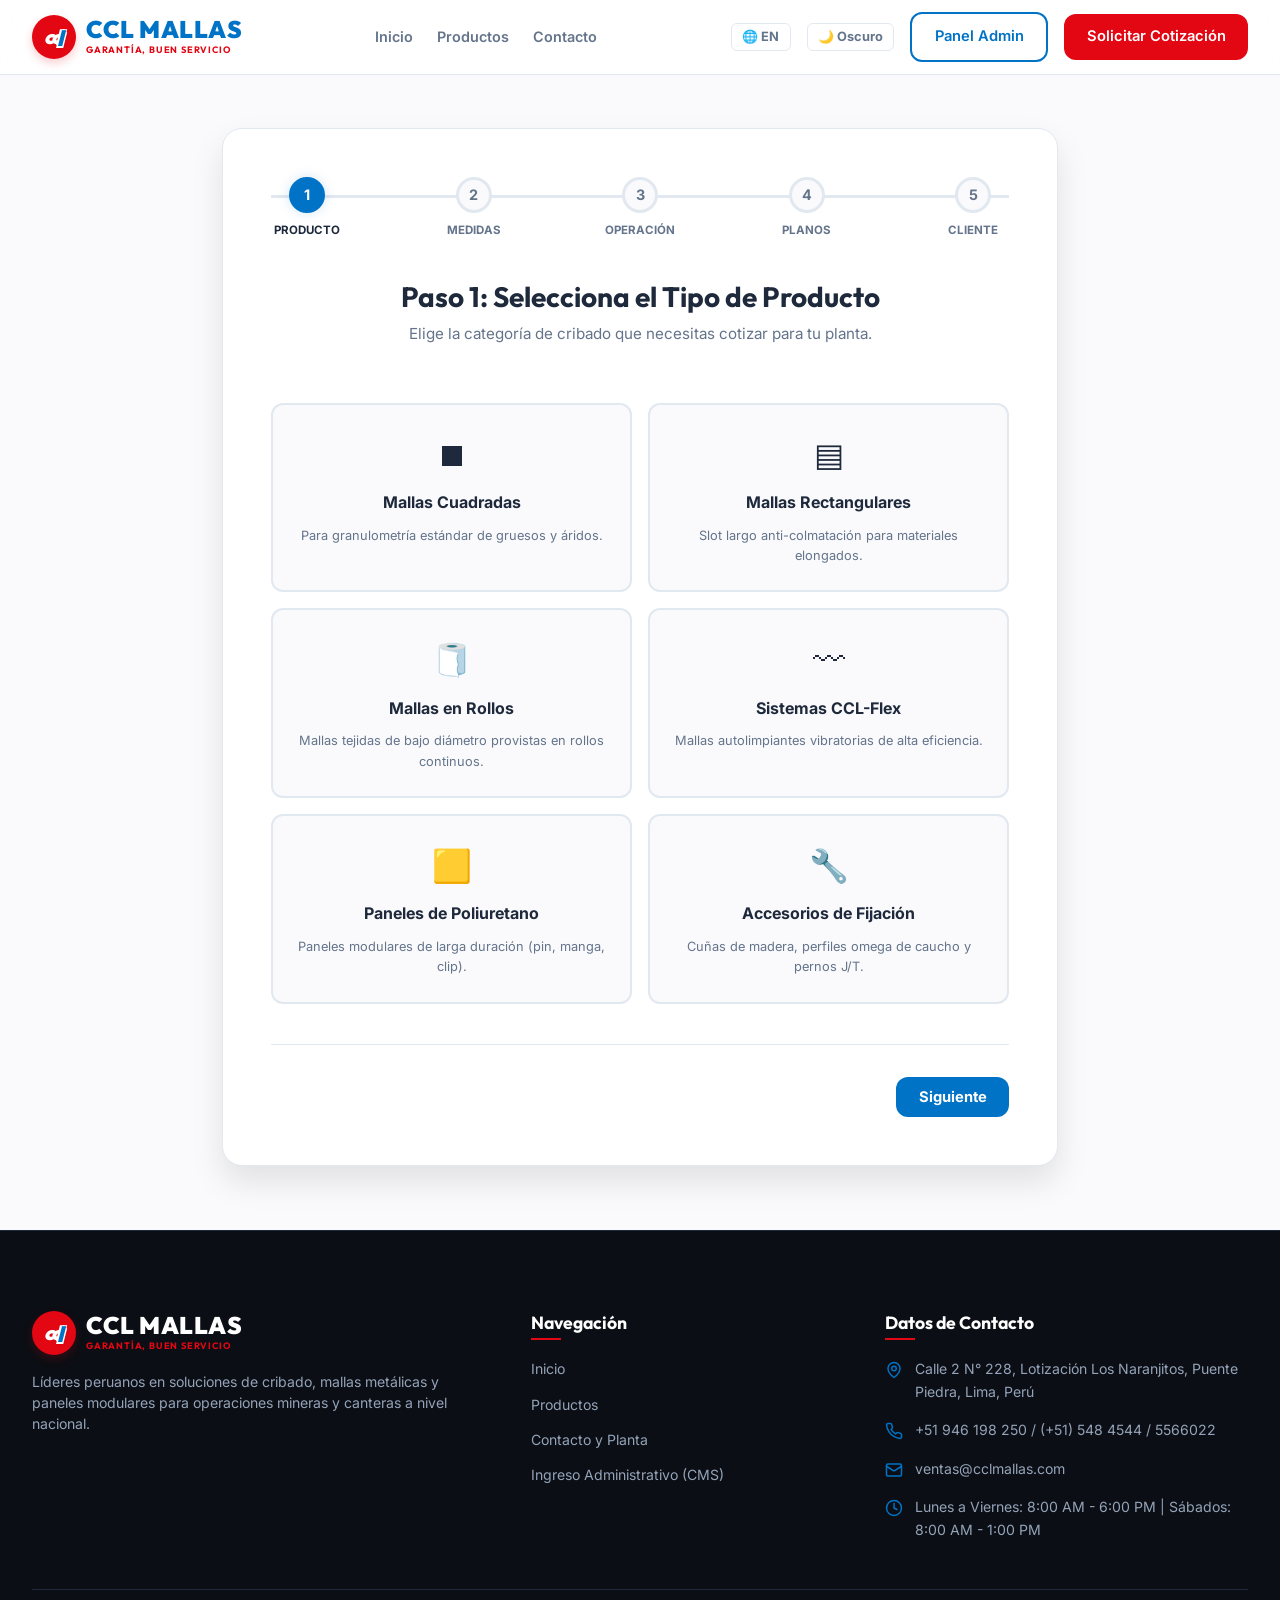
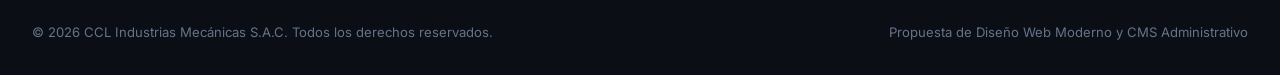
<file: cotizar.html>
<!DOCTYPE html>
<html lang="es">
<head>
  <meta charset="UTF-8">
  <meta name="viewport" content="width=device-width, initial-scale=1.0">
  <meta name="description" content="Cotizador técnico industrial interactivo paso a paso para mallas de zarandas vibratorias.">
  <title>Solicitar Cotización - CCL MALLAS</title>
  <link rel="stylesheet" href="style.css">
</head>
<body>

  <!-- Header -->
  <header>
    <div class="header-container">
      <a href="index.html" class="logo">
        <div class="logo-icon"><span class="logo-c">cc</span><span class="logo-l">l</span></div>
        <div class="logo-text">
          <span class="logo-title">CCL MALLAS</span>
          <span class="logo-subtitle">Garantía, Buen Servicio</span>
        </div>
      </a>
      <nav>
        <a href="index.html" class="nav-link" data-translate="nav_home">Inicio</a>
        <a href="productos.html" class="nav-link" data-translate="nav_products">Productos</a>
        <a href="contacto.html" class="nav-link" data-translate="nav_contact">Contacto</a>
      </nav>
      <div class="nav-actions">
        <button class="toggle-btn" id="toggle-language">🌐 EN</button>
        <button class="toggle-btn" id="toggle-theme">🌙 Oscuro</button>
        <a href="admin.html" class="btn btn-outline" data-translate="btn_admin">Panel Admin</a>
        <a href="cotizar.html" class="btn btn-secondary" data-translate="btn_request_quote">Solicitar Cotización</a>
      </div>
    </div>
  </header>

  <!-- Wizard container -->
  <main style="max-width: 900px; margin: 8rem auto 4rem; padding: 0 2rem; min-height: 70vh;">
    <div style="background: var(--card-light); border: 1px solid var(--border-light); border-radius: var(--radius-lg); padding: 3rem; box-shadow: var(--shadow-lg);">
      
      <!-- Tracker Navigation Header -->
      <div class="wizard-steps-tracker">
        <div class="wizard-tracker-progress" id="wizard-tracker-progress"></div>
        
        <div class="wizard-step-node active" data-step="1">
          <div class="wizard-step-circle">1</div>
          <span class="wizard-step-label">Producto</span>
        </div>
        <div class="wizard-step-node" data-step="2">
          <div class="wizard-step-circle">2</div>
          <span class="wizard-step-label">Medidas</span>
        </div>
        <div class="wizard-step-node" data-step="3">
          <div class="wizard-step-circle">3</div>
          <span class="wizard-step-label">Operación</span>
        </div>
        <div class="wizard-step-node" data-step="4">
          <div class="wizard-step-circle">4</div>
          <span class="wizard-step-label">Planos</span>
        </div>
        <div class="wizard-step-node" data-step="5">
          <div class="wizard-step-circle">5</div>
          <span class="wizard-step-label">Cliente</span>
        </div>
      </div>

      <!-- Main form -->
      <form id="form-wizard" style="margin-top: 2rem;">
        
        <!-- STEP 1: Product Category Selection -->
        <div class="wizard-step-panel active" data-step="1">
          <div style="text-align: center; margin-bottom: 2rem;">
            <h2 style="color:var(--text-dark); font-size:1.75rem; margin-bottom:0.5rem;">Paso 1: Selecciona el Tipo de Producto</h2>
            <p style="color:var(--text-muted); font-size:0.95rem;">Elige la categoría de cribado que necesitas cotizar para tu planta.</p>
          </div>

          <div class="wizard-selection-grid">
            <div class="wizard-selector-card" data-value="mallas-cuadradas">
              <span style="font-size: 2rem;">⏹</span>
              <div class="wizard-selector-title">Mallas Cuadradas</div>
              <div class="wizard-selector-desc">Para granulometría estándar de gruesos y áridos.</div>
            </div>

            <div class="wizard-selector-card" data-value="mallas-rectangulares">
              <span style="font-size: 2rem;">▤</span>
              <div class="wizard-selector-title">Mallas Rectangulares</div>
              <div class="wizard-selector-desc">Slot largo anti-colmatación para materiales elongados.</div>
            </div>

            <div class="wizard-selector-card" data-value="mallas-rollos">
              <span style="font-size: 2rem;">🧻</span>
              <div class="wizard-selector-title">Mallas en Rollos</div>
              <div class="wizard-selector-desc">Mallas tejidas de bajo diámetro provistas en rollos continuos.</div>
            </div>

            <div class="wizard-selector-card" data-value="ccl-flex">
              <span style="font-size: 2rem;">〰</span>
              <div class="wizard-selector-title">Sistemas CCL-Flex</div>
              <div class="wizard-selector-desc">Mallas autolimpiantes vibratorias de alta eficiencia.</div>
            </div>

            <div class="wizard-selector-card" data-value="paneles-poliuretano">
              <span style="font-size: 2rem;">🟨</span>
              <div class="wizard-selector-title">Paneles de Poliuretano</div>
              <div class="wizard-selector-desc">Paneles modulares de larga duración (pin, manga, clip).</div>
            </div>

            <div class="wizard-selector-card" data-value="accesorios">
              <span style="font-size: 2rem;">🔧</span>
              <div class="wizard-selector-title">Accesorios de Fijación</div>
              <div class="wizard-selector-desc">Cuñas de madera, perfiles omega de caucho y pernos J/T.</div>
            </div>
          </div>
        </div>

        <!-- STEP 2: Medidas y Especificaciones -->
        <div class="wizard-step-panel" data-step="2">
          <div style="text-align: center; margin-bottom: 2rem;">
            <h2 style="color:var(--text-dark); font-size:1.75rem; margin-bottom:0.5rem;" id="wizard-spec-title">Paso 2: Especificaciones Técnicas</h2>
            <p style="color:var(--text-muted); font-size:0.95rem;">Ingresa las medidas y configuraciones necesarias para la fabricación.</p>
          </div>

          <div class="grid-2">
            <div style="display:flex; flex-direction:column; gap:0.5rem;">
              <label for="w-length" style="font-weight:600; font-size:0.85rem; color:var(--text-dark);">Largo del Panel (L) *</label>
              <input type="text" id="w-length" placeholder="Ej. 2.40 m o 304.8 mm" style="width:100%; padding:0.75rem; border-radius:var(--radius-sm); border:1px solid var(--border-light); background:var(--bg-light); color:var(--text-dark);" required>
            </div>
            <div style="display:flex; flex-direction:column; gap:0.5rem;">
              <label for="w-width" style="font-weight:600; font-size:0.85rem; color:var(--text-dark);">Ancho del Panel (W) *</label>
              <input type="text" id="w-width" placeholder="Ej. 1.50 m o 304.8 mm" style="width:100%; padding:0.75rem; border-radius:var(--radius-sm); border:1px solid var(--border-light); background:var(--bg-light); color:var(--text-dark);" required>
            </div>
          </div>

          <div class="grid-2" style="margin-top:1.25rem;">
            <div style="display:flex; flex-direction:column; gap:0.5rem;">
              <label for="w-aperture" style="font-weight:600; font-size:0.85rem; color:var(--text-dark);">Abertura / Luz de Malla (A) *</label>
              <input type="text" id="w-aperture" placeholder="Ej. 12.7 mm (1/2&quot;) o 16 mm" style="width:100%; padding:0.75rem; border-radius:var(--radius-sm); border:1px solid var(--border-light); background:var(--bg-light); color:var(--text-dark);" required>
            </div>
            <div style="display:flex; flex-direction:column; gap:0.5rem;">
              <label for="w-qty" style="font-weight:600; font-size:0.85rem; color:var(--text-dark);">Cantidad Solicitada *</label>
              <input type="number" id="w-qty" min="1" placeholder="Ej. 10" style="width:100%; padding:0.75rem; border-radius:var(--radius-sm); border:1px solid var(--border-light); background:var(--bg-light); color:var(--text-dark);" required>
            </div>
          </div>

          <!-- Conditional metal wire inputs -->
          <div class="grid-3" id="wizard-wire-only-inputs" style="margin-top:1.25rem; display:none;">
            <div style="display:flex; flex-direction:column; gap:0.5rem;">
              <label for="w-diameter" style="font-weight:600; font-size:0.85rem; color:var(--text-dark);">Diámetro de Alambre (D)</label>
              <input type="text" id="w-diameter" placeholder="Ej. 4.76 mm (3/16&quot;)" style="width:100%; padding:0.75rem; border-radius:var(--radius-sm); border:1px solid var(--border-light); background:var(--bg-light); color:var(--text-dark);">
            </div>
            <div style="display:flex; flex-direction:column; gap:0.5rem;">
              <label for="w-crimping" style="font-weight:600; font-size:0.85rem; color:var(--text-dark);">Tipo de Ondulado</label>
              <select id="w-crimping" style="width:100%; padding:0.75rem; border-radius:var(--radius-sm); border:1px solid var(--border-light); background:var(--bg-light); color:var(--text-dark);">
                <option value="N/A">Seleccionar...</option>
                <option value="Doble Ondulado">Doble Ondulado</option>
                <option value="Cara Plana (Flat Top)">Cara Plana (Flat Top)</option>
                <option value="Ondulado Intermedio">Ondulado Intermedio</option>
                <option value="Lock Crimp">Cerrojo (Lock Crimp)</option>
              </select>
            </div>
            <div style="display:flex; flex-direction:column; gap:0.5rem;">
              <label for="w-hook" style="font-weight:600; font-size:0.85rem; color:var(--text-dark);">Acabado de Gancho</label>
              <select id="w-hook" style="width:100%; padding:0.75rem; border-radius:var(--radius-sm); border:1px solid var(--border-light); background:var(--bg-light); color:var(--text-dark);">
                <option value="N/A">Seleccionar...</option>
                <option value="Gancho simple 45°">Gancho simple 45°</option>
                <option value="Gancho reforzado plancha">Gancho reforzado plancha</option>
                <option value="Borde de goma protector">Borde de goma protector</option>
                <option value="Sin ganchos (Plano)">Sin ganchos (Plano)</option>
              </select>
            </div>
          </div>
        </div>

        <!-- STEP 3: Condiciones Operacionales -->
        <div class="wizard-step-panel" data-step="3">
          <div style="text-align: center; margin-bottom: 2rem;">
            <h2 style="color:var(--text-dark); font-size:1.75rem; margin-bottom:0.5rem;">Paso 3: Condiciones Operacionales (Opcional)</h2>
            <p style="color:var(--text-muted); font-size:0.95rem;">Danos detalles de la planta para que ingeniería comercial valide la resistencia del producto.</p>
          </div>

          <div class="grid-2">
            <div style="display:flex; flex-direction:column; gap:0.5rem;">
              <label for="w-material" style="font-weight:600; font-size:0.85rem; color:var(--text-dark);">Material Procesado</label>
              <input type="text" id="w-material" placeholder="Ej. Caliza, mineral de oro, grava, sílice" style="width:100%; padding:0.75rem; border-radius:var(--radius-sm); border:1px solid var(--border-light); background:var(--bg-light); color:var(--text-dark);">
            </div>
            <div style="display:flex; flex-direction:column; gap:0.5rem;">
              <label for="w-tph" style="font-weight:600; font-size:0.85rem; color:var(--text-dark);">Flujo de Operación (TPH)</label>
              <input type="text" id="w-tph" placeholder="Ej. 250 TPH" style="width:100%; padding:0.75rem; border-radius:var(--radius-sm); border:1px solid var(--border-light); background:var(--bg-light); color:var(--text-dark);">
            </div>
          </div>

          <div class="grid-2" style="margin-top:1.25rem;">
            <div style="display:flex; flex-direction:column; gap:0.5rem;">
              <label for="w-operation" style="font-weight:600; font-size:0.85rem; color:var(--text-dark);">Proceso de Clasificación</label>
              <select id="w-operation" style="width:100%; padding:0.75rem; border-radius:var(--radius-sm); border:1px solid var(--border-light); background:var(--bg-light); color:var(--text-dark);">
                <option value="Seca">Operación en Seco</option>
                <option value="Húmeda">Operación Húmeda (Lavado/Desaguado)</option>
              </select>
            </div>
            <div style="display:flex; flex-direction:column; gap:0.5rem;">
              <label for="w-abrasion" style="font-weight:600; font-size:0.85rem; color:var(--text-dark);">Nivel de Abrasión</label>
              <select id="w-abrasion" style="width:100%; padding:0.75rem; border-radius:var(--radius-sm); border:1px solid var(--border-light); background:var(--bg-light); color:var(--text-dark);">
                <option value="Media">Media</option>
                <option value="Alta">Alta</option>
                <option value="Extrema">Extrema / Impacto Severo</option>
              </select>
            </div>
          </div>
        </div>

        <!-- STEP 4: Subida de Planos y Archivos -->
        <div class="wizard-step-panel" data-step="4">
          <div style="text-align: center; margin-bottom: 2rem;">
            <h2 style="color:var(--text-dark); font-size:1.75rem; margin-bottom:0.5rem;">Paso 4: Adjuntar Planos Técnicos (Opcional)</h2>
            <p style="color:var(--text-muted); font-size:0.95rem;">Sube planos de la zaranda (PDF, DXF, XLSX o imágenes) para fabricaciones especiales a medida.</p>
          </div>

          <!-- Drag and drop zone -->
          <div class="drag-drop-zone" id="drag-drop-zone">
            <span style="font-size: 3rem; display:block; margin-bottom:0.5rem;">📁</span>
            <p style="font-size:1.05rem; font-weight:600; color:var(--text-dark); margin-bottom:0.25rem;">Arrastra tus archivos aquí o haz clic para buscarlos</p>
            <p style="font-size:0.8rem; color:var(--text-muted);">Soporta formatos técnicos hasta 15MB por archivo.</p>
            <input type="file" id="w-file-input" style="display:none;" multiple>
          </div>

          <div class="attached-files-list" id="wizard-files-list">
            <!-- Dynamically populated files list -->
          </div>
        </div>

        <!-- STEP 5: Datos del Cliente -->
        <div class="wizard-step-panel" data-step="5">
          <div style="text-align: center; margin-bottom: 2rem;">
            <h2 style="color:var(--text-dark); font-size:1.75rem; margin-bottom:0.5rem;">Paso 5: Información del Cliente</h2>
            <p style="color:var(--text-muted); font-size:0.95rem;">Completa tus datos corporativos para emitir la cotización formal.</p>
          </div>

          <div class="grid-2">
            <div style="display:flex; flex-direction:column; gap:0.5rem;">
              <label for="w-company" style="font-weight:600; font-size:0.85rem; color:var(--text-dark);">Razón Social / Empresa *</label>
              <input type="text" id="w-company" placeholder="Ej. Minera Chinalco Perú S.A." style="width:100%; padding:0.75rem; border-radius:var(--radius-sm); border:1px solid var(--border-light); background:var(--bg-light); color:var(--text-dark);" required>
            </div>
            <div style="display:flex; flex-direction:column; gap:0.5rem;">
              <label for="w-ruc" style="font-weight:600; font-size:0.85rem; color:var(--text-dark);">RUC (Opcional)</label>
              <input type="text" id="w-ruc" placeholder="Ej. 20123456789" style="width:100%; padding:0.75rem; border-radius:var(--radius-sm); border:1px solid var(--border-light); background:var(--bg-light); color:var(--text-dark);">
            </div>
          </div>

          <div class="grid-2" style="margin-top:1.25rem;">
            <div style="display:flex; flex-direction:column; gap:0.5rem;">
              <label for="w-contact" style="font-weight:600; font-size:0.85rem; color:var(--text-dark);">Contacto / Nombre del Ingeniero *</label>
              <input type="text" id="w-contact" placeholder="Ej. Ing. Juan Falconi" style="width:100%; padding:0.75rem; border-radius:var(--radius-sm); border:1px solid var(--border-light); background:var(--bg-light); color:var(--text-dark);" required>
            </div>
            <div style="display:flex; flex-direction:column; gap:0.5rem;">
              <label for="w-dept" style="font-weight:600; font-size:0.85rem; color:var(--text-dark);">Departamento / Operación *</label>
              <select id="w-dept" style="width:100%; padding:0.75rem; border-radius:var(--radius-sm); border:1px solid var(--border-light); background:var(--bg-light); color:var(--text-dark);" required>
                <option value="">Selecciona departamento...</option>
                <option value="Lima">Lima</option>
                <option value="Arequipa">Arequipa</option>
                <option value="Apurímac">Apurímac</option>
                <option value="Áncash">Áncash</option>
                <option value="Cajamarca">Cajamarca</option>
                <option value="Cusco">Cusco</option>
                <option value="Junín">Junín</option>
                <option value="La Libertad">La Libertad</option>
                <option value="Moquegua">Moquegua</option>
                <option value="Pasco">Pasco</option>
                <option value="Puno">Puno</option>
                <option value="Tacna">Tacna</option>
                <option value="Otro">Otro (Extranjero / Nacional)</option>
              </select>
            </div>
          </div>

          <div class="grid-2" style="margin-top:1.25rem;">
            <div style="display:flex; flex-direction:column; gap:0.5rem;">
              <label for="w-email" style="font-weight:600; font-size:0.85rem; color:var(--text-dark);">Correo Electrónico *</label>
              <input type="email" id="w-email" placeholder="juan.falconi@chinalco.com.pe" style="width:100%; padding:0.75rem; border-radius:var(--radius-sm); border:1px solid var(--border-light); background:var(--bg-light); color:var(--text-dark);" required>
            </div>
            <div style="display:flex; flex-direction:column; gap:0.5rem;">
              <label for="w-phone" style="font-weight:600; font-size:0.85rem; color:var(--text-dark);">Teléfono / Celular Directo *</label>
              <input type="tel" id="w-phone" placeholder="Ej. 987654321" style="width:100%; padding:0.75rem; border-radius:var(--radius-sm); border:1px solid var(--border-light); background:var(--bg-light); color:var(--text-dark);" required>
            </div>
          </div>

          <div style="display:flex; flex-direction:column; gap:0.5rem; margin-top:1.25rem;">
            <label for="w-message-notes" style="font-weight:600; font-size:0.85rem; color:var(--text-dark);">Mensaje Adicional o Notas Especiales</label>
            <textarea id="w-message-notes" rows="3" placeholder="Ingresa especificaciones especiales, marcas de zarandas (Metso, Sandvik, Haver & Boecker) o plazos requeridos..." style="width:100%; padding:0.75rem; border-radius:var(--radius-sm); border:1px solid var(--border-light); background:var(--bg-light); color:var(--text-dark); resize:vertical;"></textarea>
          </div>
        </div>

        <!-- Wizard controls buttons -->
        <div style="display:flex; justify-content:space-between; align-items:center; border-top:1px solid var(--border-light); padding-top:2rem; margin-top:2.5rem;">
          <button class="btn btn-outline" type="button" id="wizard-prev" style="display:none;">
            ← Atrás
          </button>
          <!-- Dummy spacer to align next button right if prev is hidden -->
          <div style="flex-grow:1;"></div>
          <button class="btn btn-primary" type="button" id="wizard-next" style="background-color: var(--primary-blue); font-weight:700;">
            Siguiente →
          </button>
        </div>

      </form>

    </div>
  </main>

  <!-- Footer -->
  <footer>
    <div class="footer-container">
      <div class="footer-brand">
        <div class="logo" style="margin-bottom: 1rem;">
          <div class="logo-icon"><span class="logo-c">cc</span><span class="logo-l">l</span></div>
          <div class="logo-text">
            <span class="logo-title">CCL MALLAS</span>
            <span class="logo-subtitle">Garantía, Buen Servicio</span>
          </div>
        </div>
        <p class="footer-brand-desc">Líderes peruanos en soluciones de cribado, mallas metálicas y paneles modulares para operaciones mineras y canteras a nivel nacional.</p>
      </div>
      <div class="footer-links">
        <h4>Navegación</h4>
        <ul class="footer-links-list">
          <li><a href="index.html">Inicio</a></li>
          <li><a href="productos.html">Productos</a></li>
          <li><a href="contacto.html">Contacto y Planta</a></li>
          <li><a href="admin.html">Ingreso Administrativo (CMS)</a></li>
        </ul>
      </div>
      <div class="footer-contact">
        <h4>Datos de Contacto</h4>
        <ul class="footer-contact-list">
          <li><span class="footer-contact-icon" data-icon="mapPin"></span><span id="footer-address">Cargando...</span></li>
          <li><span class="footer-contact-icon" data-icon="phone"></span><span id="footer-phone">Cargando...</span></li>
          <li><span class="footer-contact-icon" data-icon="mail"></span><span id="footer-email">Cargando...</span></li>
          <li><span class="footer-contact-icon" data-icon="clock"></span><span id="footer-hours">Cargando...</span></li>
        </ul>
      </div>
    </div>
    <div class="footer-bottom">
      <p>&copy; 2026 CCL Industrias Mecánicas S.A.C. Todos los derechos reservados.</p>
      <p>Propuesta de Diseño Web Moderno y CMS Administrativo</p>
    </div>
  </footer>

  <!-- Toast Container -->
  <div class="toast" id="toast-notification"></div>

  <!-- Scripts -->
  <script src="mockData.js"></script>
  <script src="js/shared.js"></script>
  <script src="js/cotizar.js"></script>
</body>
</html>
</file>
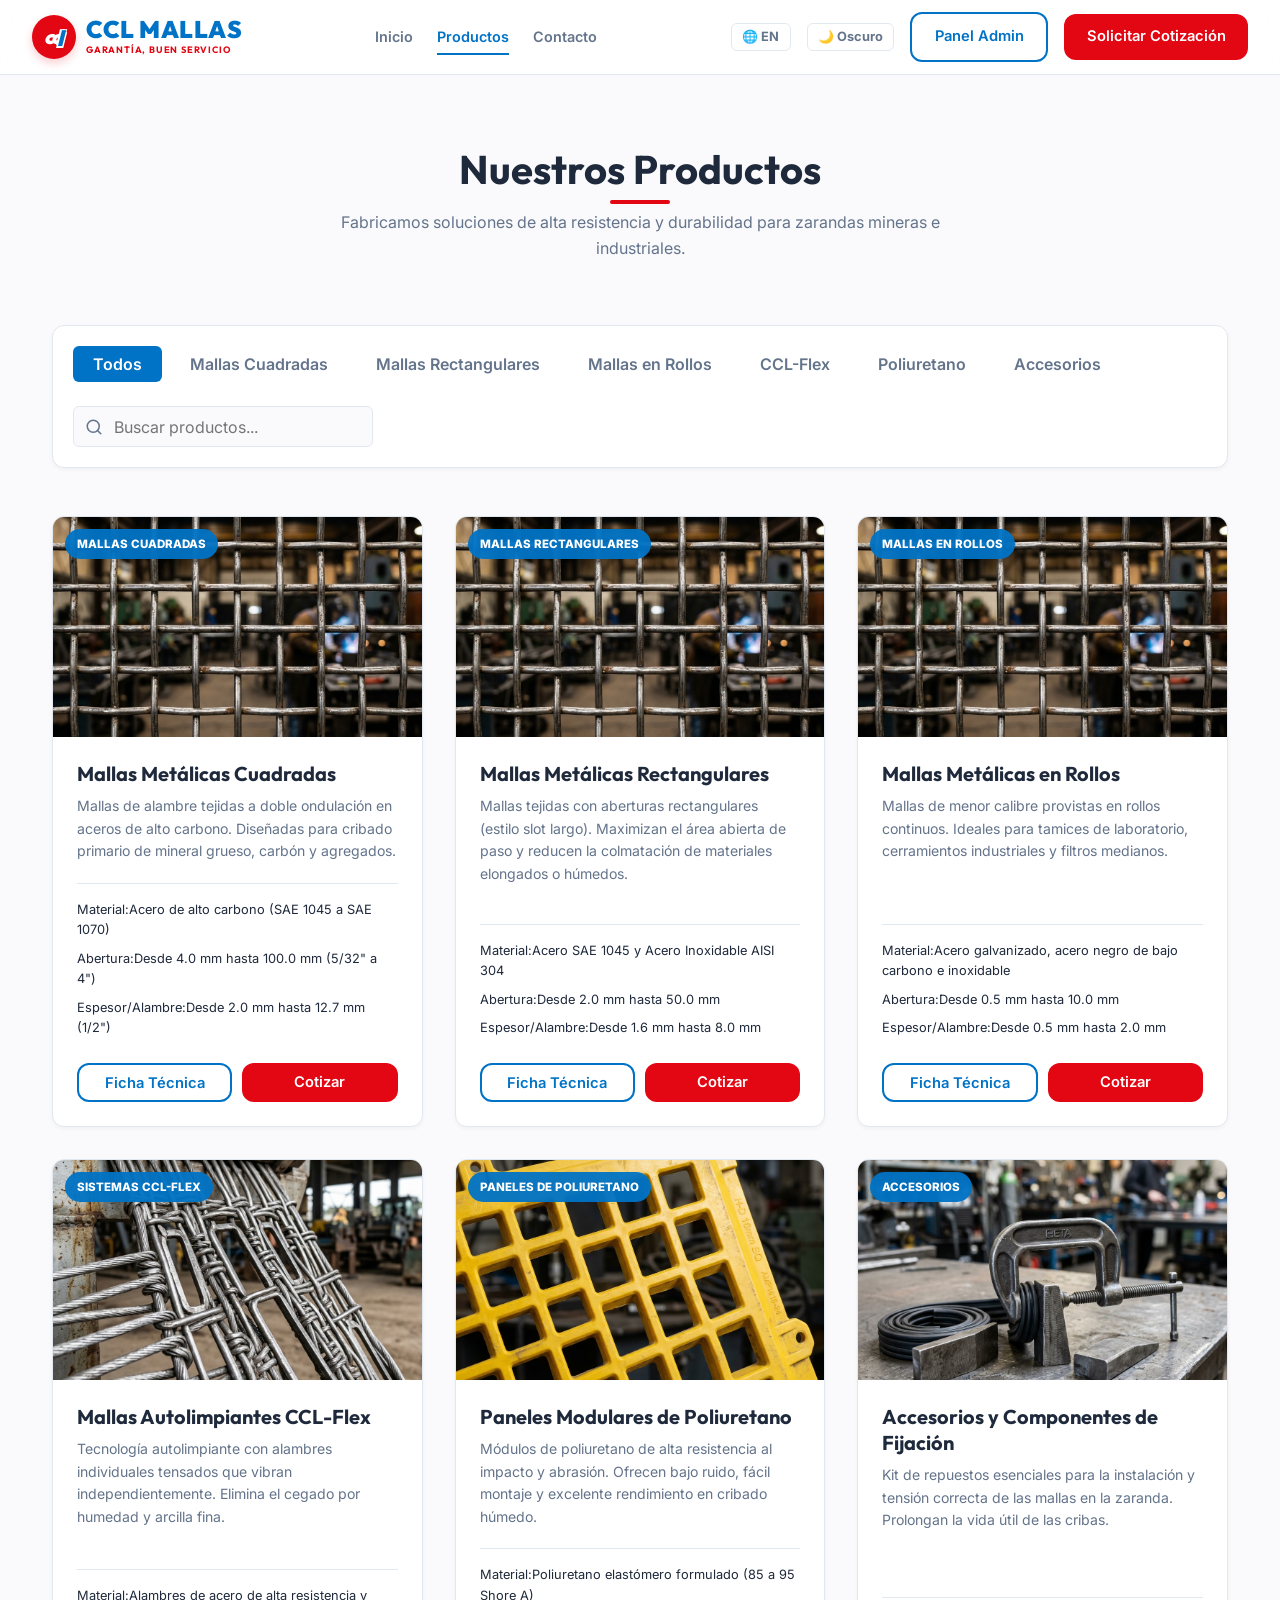
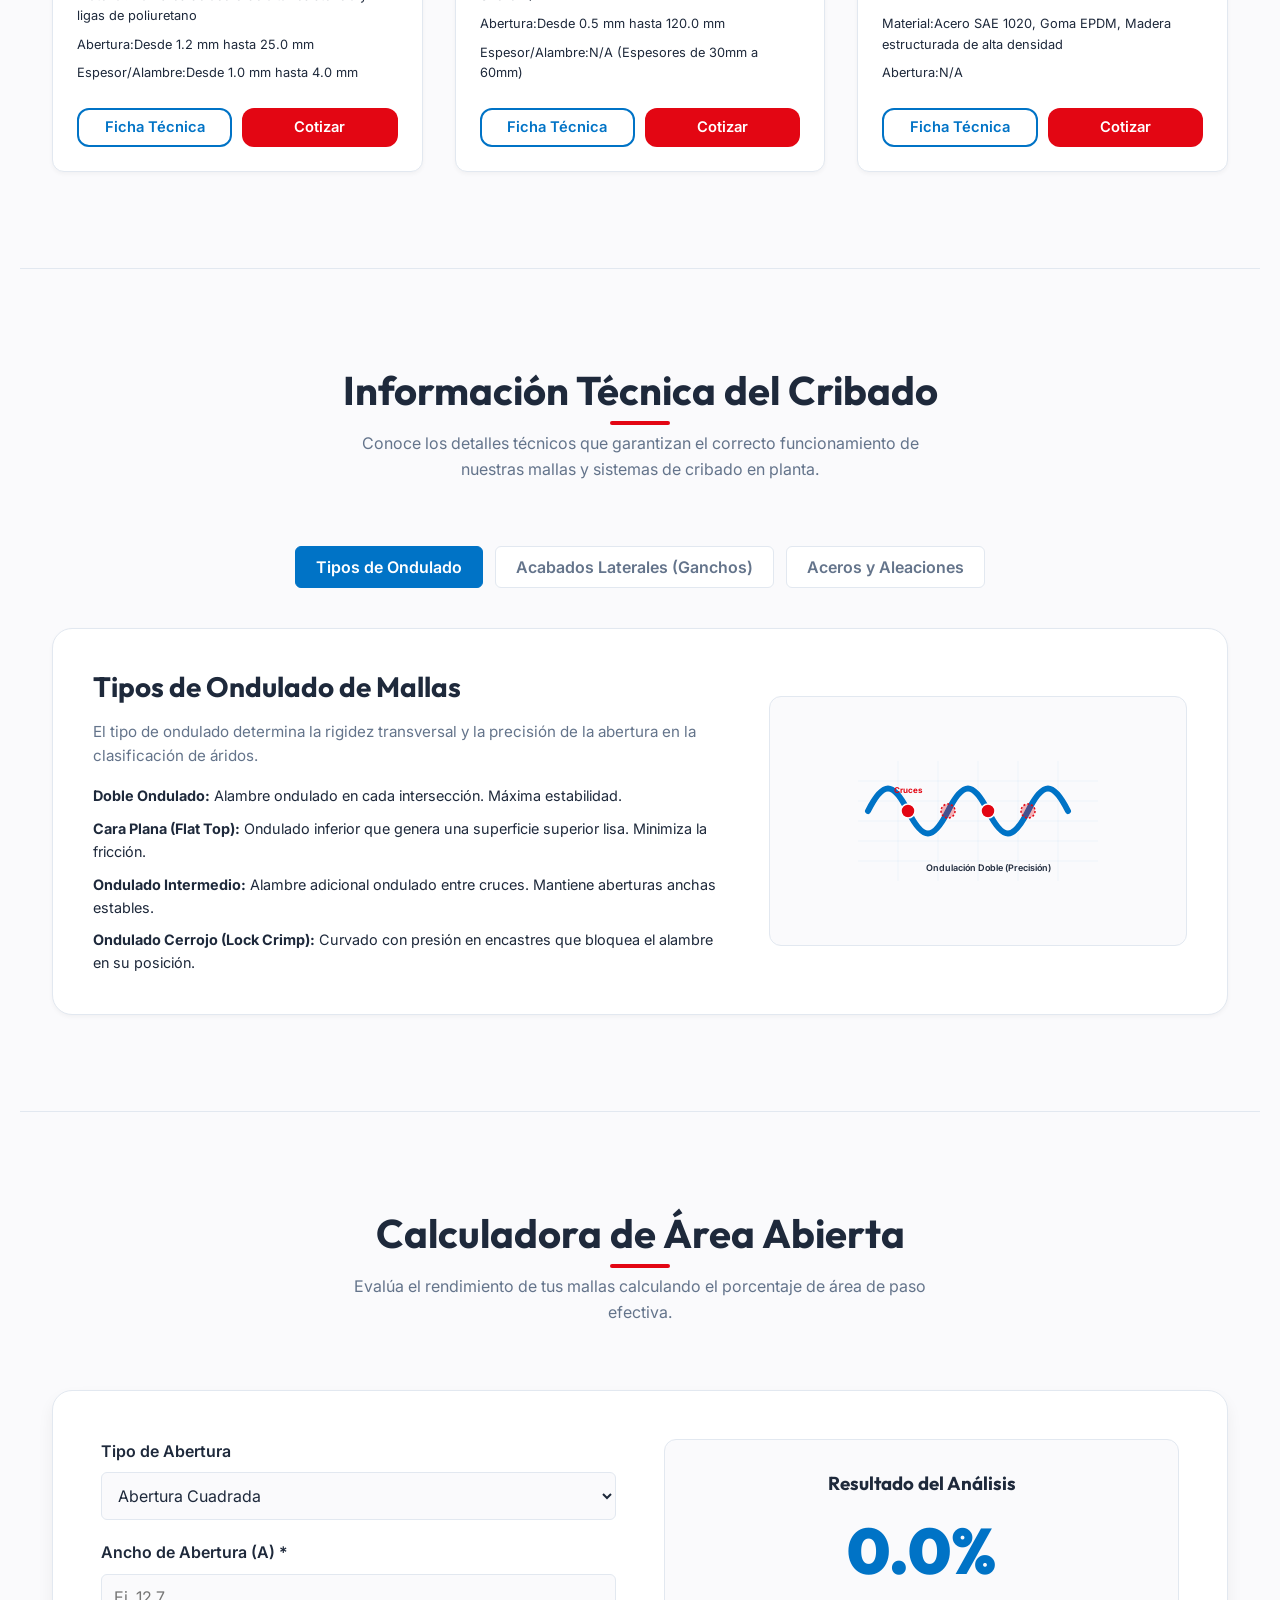
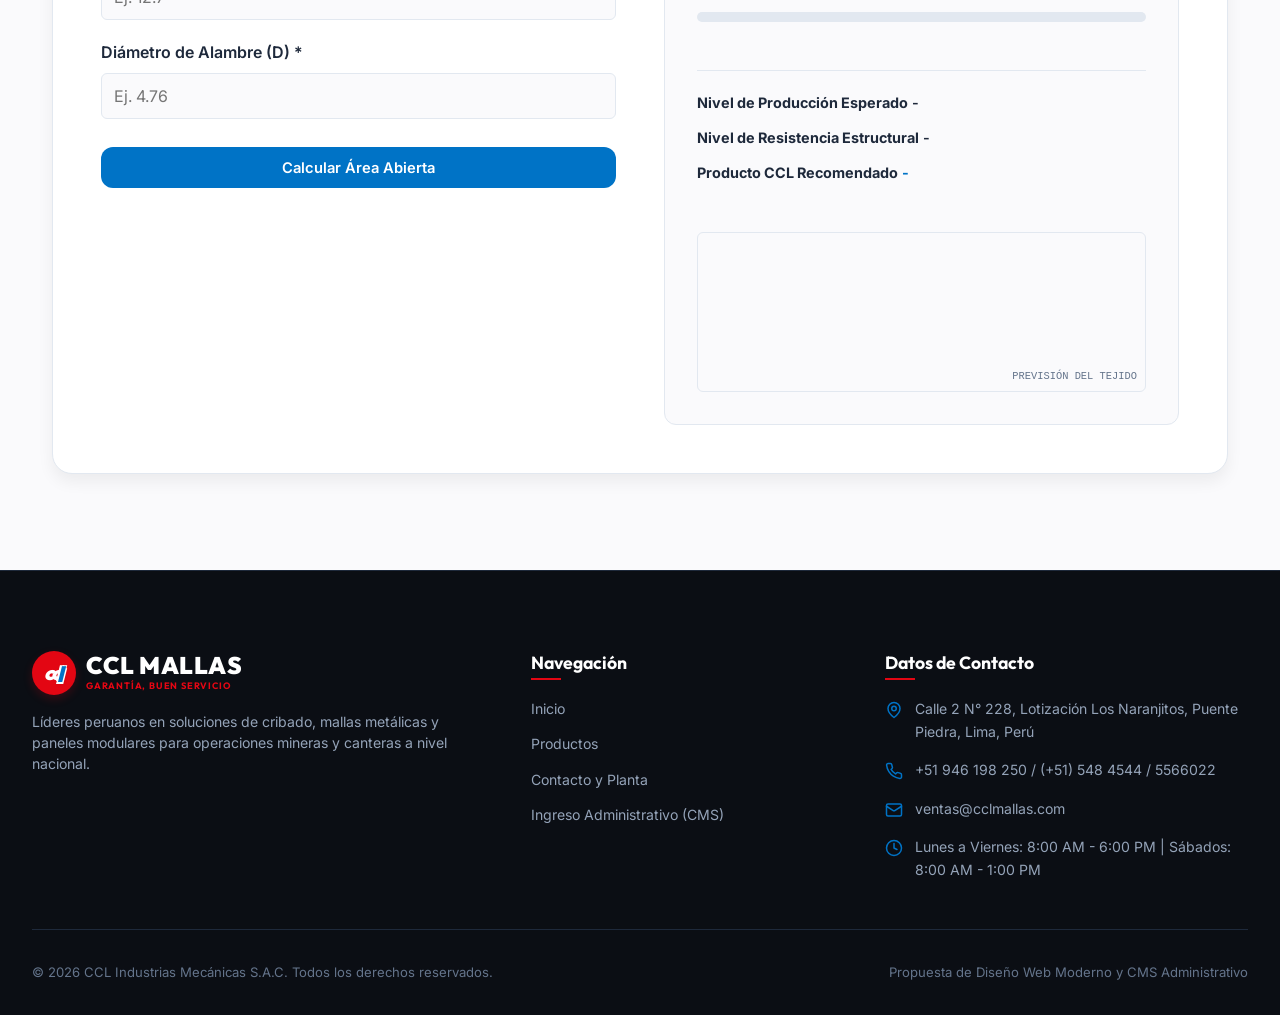
<file: productos.html>
<!DOCTYPE html>
<html lang="es">
<head>
  <meta charset="UTF-8">
  <meta name="viewport" content="width=device-width, initial-scale=1.0">
  <meta name="description" content="Catálogo técnico de mallas metálicas, paneles de poliuretano y sistemas autolimpiantes CCL.">
  <title>Productos - CCL MALLAS</title>
  <link rel="stylesheet" href="style.css">
</head>
<body>

  <!-- Header -->
  <header>
    <div class="header-container">
      <a href="index.html" class="logo">
        <div class="logo-icon"><span class="logo-c">cc</span><span class="logo-l">l</span></div>
        <div class="logo-text">
          <span class="logo-title">CCL MALLAS</span>
          <span class="logo-subtitle">Garantía, Buen Servicio</span>
        </div>
      </a>
      <nav>
        <a href="index.html" class="nav-link" data-translate="nav_home">Inicio</a>
        <a href="productos.html" class="nav-link active" data-translate="nav_products">Productos</a>
        <a href="contacto.html" class="nav-link" data-translate="nav_contact">Contacto</a>
      </nav>
      <div class="nav-actions">
        <button class="toggle-btn" id="toggle-language">🌐 EN</button>
        <button class="toggle-btn" id="toggle-theme">🌙 Oscuro</button>
        <a href="admin.html" class="btn btn-outline" data-translate="btn_admin">Panel Admin</a>
        <a href="cotizar.html" class="btn btn-secondary" data-translate="btn_request_quote">Solicitar Cotización</a>
      </div>
    </div>
  </header>

  <!-- Products Catalog Section -->
  <section class="catalog" style="margin-top: 5rem; padding-top: 4rem;">
    <div class="section-header">
      <h1 class="section-title" data-translate="title_products">Nuestros Productos</h1>
      <p class="section-subtitle" data-translate="subtitle_products">Fabricamos soluciones de alta resistencia y durabilidad para zarandas mineras e industriales.</p>
    </div>

    <!-- Filter & Search Controls -->
    <div class="products-filter-container">
      <div class="filter-tabs">
        <button class="filter-tab active" data-filter="all">Todos</button>
        <button class="filter-tab" data-filter="mallas-cuadradas">Mallas Cuadradas</button>
        <button class="filter-tab" data-filter="mallas-rectangulares">Mallas Rectangulares</button>
        <button class="filter-tab" data-filter="mallas-rollos">Mallas en Rollos</button>
        <button class="filter-tab" data-filter="ccl-flex">CCL-Flex</button>
        <button class="filter-tab" data-filter="paneles-poliuretano">Poliuretano</button>
        <button class="filter-tab" data-filter="accesorios">Accesorios</button>
      </div>
      <div class="search-box">
        <span class="search-box-icon" data-icon="search"></span>
        <input type="text" id="search-products" placeholder="Buscar productos...">
      </div>
    </div>

    <!-- Products Catalog Grid -->
    <div class="products-grid" id="products-catalog-grid">
      <!-- Loaded dynamically via js/productos.js -->
    </div>
  </section>

  <!-- Technical Information & Specifications -->
  <section class="tech-specs" style="background: var(--bg-light); border-top: 1px solid var(--border-light); border-bottom: 1px solid var(--border-light);">
    <div class="section-header">
      <h2 class="section-title">Información Técnica del Cribado</h2>
      <p class="section-subtitle">Conoce los detalles técnicos que garantizan el correcto funcionamiento de nuestras mallas y sistemas de cribado en planta.</p>
    </div>

    <!-- Interactive Tabs -->
    <div class="tech-tabs-nav">
      <button class="tech-tab-btn active" data-tech="ondulado">Tipos de Ondulado</button>
      <button class="tech-tab-btn" data-tech="acabados">Acabados Laterales (Ganchos)</button>
      <button class="tech-tab-btn" data-tech="materiales">Aceros y Aleaciones</button>
    </div>

    <div class="tech-content-container">
      <div class="tech-detail-text" id="tech-detail-text">
        <!-- Dynamically loaded details -->
      </div>
      <div class="tech-diagram-mock" id="tech-detail-diagram">
        <!-- Dynamically loaded SVG diagram -->
      </div>
    </div>
  </section>

  <!-- Open Area Calculator Section -->
  <section class="calculator">
    <div class="section-header">
      <h2 class="section-title" data-translate="title_calc">Calculadora de Área Abierta</h2>
      <p class="section-subtitle" data-translate="subtitle_calc">Evalúa el rendimiento de tus mallas calculando el porcentaje de área de paso efectiva.</p>
    </div>

    <div class="calc-container">
      <form class="calc-inputs" id="form-calculator">
        <div style="display:flex; flex-direction:column; gap:0.5rem; text-align:left;">
          <label for="c-type" style="font-weight:600;" data-translate="calc_opening_type">Tipo de Abertura</label>
          <select id="c-type" style="width:100%; padding:0.75rem; border-radius:var(--radius-sm); border:1px solid var(--border-light); background:var(--bg-light); color:var(--text-dark);">
            <option value="square" data-translate="calc_square">Abertura Cuadrada</option>
            <option value="rect" data-translate="calc_rect">Abertura Rectangular (Slot)</option>
          </select>
        </div>
        
        <div style="display:flex; flex-direction:column; gap:0.5rem; text-align:left;">
          <label for="c-width" style="font-weight:600;" data-translate="calc_opening_width">Ancho de Abertura (A) *</label>
          <input type="number" step="0.01" id="c-width" placeholder="Ej. 12.7" style="width:100%; padding:0.75rem; border-radius:var(--radius-sm); border:1px solid var(--border-light); background:var(--bg-light); color:var(--text-dark);" required>
        </div>

        <div style="display:flex; flex-direction:column; gap:0.5rem; text-align:left;">
          <label for="c-diameter" style="font-weight:600;" data-translate="calc_wire_diameter">Diámetro de Alambre (D) *</label>
          <input type="number" step="0.01" id="c-diameter" placeholder="Ej. 4.76" style="width:100%; padding:0.75rem; border-radius:var(--radius-sm); border:1px solid var(--border-light); background:var(--bg-light); color:var(--text-dark);" required>
        </div>

        <button type="submit" class="btn btn-primary" style="margin-top:0.5rem;" data-translate="calc_btn">Calcular Área Abierta</button>
      </form>

      <div class="calc-outputs">
        <h3 data-translate="calc_result">Resultado del Análisis</h3>
        <div class="calc-result-number" id="calc-res-value">0.0%</div>
        <div class="calc-bar-wrap">
          <div class="calc-bar-fill" id="calc-res-prod-bar"></div>
        </div>
        <div style="display:flex; flex-direction:column; gap:0.75rem; text-align:left; font-size:0.9rem; margin-top:1.5rem; border-top:1px solid var(--border-light); padding-top:1.25rem;">
          <div><strong data-translate="calc_production">Nivel de Producción Esperado:</strong> <span id="calc-res-prod" style="font-weight:600;">-</span></div>
          <div><strong data-translate="calc_resistance">Nivel de Resistencia Estructural:</strong> <span id="calc-res-res" style="font-weight:600;">-</span></div>
          <div><strong data-translate="calc_recommended">Producto CCL Recomendado:</strong> <span id="calc-res-rec" style="color:var(--primary-blue); font-weight:700;">-</span></div>
        </div>
        <!-- Dynamic live mesh SVG visualization -->
        <div style="background:rgba(255,255,255,0.02); border:1px solid var(--border-light); border-radius:var(--radius-sm); height:160px; display:flex; align-items:center; justify-content:center; margin-top:1.5rem; position:relative; overflow:visible;">
          <svg id="calc-mesh-svg" width="130" height="130" style="overflow:visible;"></svg>
          <div style="position:absolute; bottom:6px; right:8px; font-size:0.65rem; color:var(--text-muted); font-family:monospace;">PREVISIÓN DEL TEJIDO</div>
        </div>
      </div>
    </div>
  </section>

  <!-- Footer -->
  <footer>
    <div class="footer-container">
      <div class="footer-brand">
        <div class="logo" style="margin-bottom: 1rem;">
          <div class="logo-icon"><span class="logo-c">cc</span><span class="logo-l">l</span></div>
          <div class="logo-text">
            <span class="logo-title">CCL MALLAS</span>
            <span class="logo-subtitle">Garantía, Buen Servicio</span>
          </div>
        </div>
        <p class="footer-brand-desc">Líderes peruanos en soluciones de cribado, mallas metálicas y paneles modulares para operaciones mineras y canteras a nivel nacional.</p>
      </div>
      <div class="footer-links">
        <h4>Navegación</h4>
        <ul class="footer-links-list">
          <li><a href="index.html">Inicio</a></li>
          <li><a href="productos.html">Productos</a></li>
          <li><a href="contacto.html">Contacto y Planta</a></li>
          <li><a href="admin.html">Ingreso Administrativo (CMS)</a></li>
        </ul>
      </div>
      <div class="footer-contact">
        <h4>Datos de Contacto</h4>
        <ul class="footer-contact-list">
          <li><span class="footer-contact-icon" data-icon="mapPin"></span><span id="footer-address">Cargando...</span></li>
          <li><span class="footer-contact-icon" data-icon="phone"></span><span id="footer-phone">Cargando...</span></li>
          <li><span class="footer-contact-icon" data-icon="mail"></span><span id="footer-email">Cargando...</span></li>
          <li><span class="footer-contact-icon" data-icon="clock"></span><span id="footer-hours">Cargando...</span></li>
        </ul>
      </div>
    </div>
    <div class="footer-bottom">
      <p>&copy; 2026 CCL Industrias Mecánicas S.A.C. Todos los derechos reservados.</p>
      <p>Propuesta de Diseño Web Moderno y CMS Administrativo</p>
    </div>
  </footer>

  <!-- Modal: Technical Datasheet -->
  <div class="admin-modal" id="modal-technical-sheet">
    <div class="admin-modal-card" style="max-width: 620px;">
      <div class="admin-modal-header" style="border-bottom: 1px solid var(--border-light);">
        <h3 class="admin-modal-title" id="modal-techsheet-title" style="color:var(--text-dark);">Ficha Técnica del Producto</h3>
        <button class="btn-modal-close" id="btn-close-techsheet-modal" style="color:var(--text-muted);">&times;</button>
      </div>
      <div class="admin-modal-body" style="display: flex; flex-direction: column; gap: 1.25rem; max-height:75vh; overflow-y:auto; padding: 1.5rem;">
        
        <!-- Technical specifications sheet grid -->
        <div class="techsheet-grid">
          <div><strong style="color:var(--text-muted)">Categoría:</strong></div><div id="modal-techsheet-category" style="font-weight:600;">-</div>
          <div><strong style="color:var(--text-muted)">Material de Fabricación:</strong></div><div id="modal-techsheet-material" style="font-weight:600;">-</div>
          <div><strong style="color:var(--text-muted)">Rango Aberturas (Luz):</strong></div><div id="modal-techsheet-aperture">-</div>
          <div><strong style="color:var(--text-muted)">Diámetro de Alambre:</strong></div><div id="modal-techsheet-diameter">-</div>
          <div><strong style="color:var(--text-muted)">Dimensiones Estándar:</strong></div><div id="modal-techsheet-sizes">-</div>
          <div style="grid-column: 1/-1; border-top: 1px solid var(--border-light); padding-top:0.75rem; margin-top:0.25rem;">
            <strong style="color:var(--text-dark)">Descripción del Sistema:</strong>
            <p id="modal-techsheet-desc" style="font-size:0.82rem; color:var(--text-muted); margin-top:4px; line-height:1.4; white-space:pre-wrap;"></p>
          </div>
          <div style="grid-column: 1/-1; border-top: 1px solid var(--border-light); padding-top:0.75rem;">
            <strong style="color:var(--text-dark)">Principales Aplicaciones:</strong>
            <p id="modal-techsheet-applications" style="font-size:0.82rem; color:var(--text-muted); margin-top:4px; line-height:1.4;"></p>
          </div>
        </div>

        <!-- Blueprint drawing visual representation -->
        <div style="background:var(--bg-light); border:1px solid var(--border-light); border-radius:var(--radius-md); height:180px; display:flex; align-items:center; justify-content:center; overflow:hidden; position:relative;">
          <img id="modal-techsheet-blueprint" src="assets/steel_wire_mesh.png" style="width:100%; height:100%; object-fit:cover; opacity:0.85;" alt="Dibujo técnico de malla">
          <div style="position:absolute; bottom:8px; left:10px; background:rgba(7,9,14,0.8); border:1px solid var(--border-light); padding:0.3rem 0.6rem; border-radius:var(--radius-sm); font-size:0.65rem; color:#fff; font-family:monospace;">
            ESQUEMA INDUSTRIAL CCL
          </div>
        </div>

      </div>
      <div class="admin-modal-footer" style="border-top:1px solid var(--border-light); padding:1rem 1.5rem; display:flex; justify-content:flex-end; gap:10px;">
        <button type="button" class="btn btn-dark" id="btn-close-techsheet-modal" style="border: 1px solid var(--border-light); color:var(--text-dark); background:transparent;">Cerrar</button>
        <button type="button" class="btn btn-primary" id="btn-download-pdf-techsheet">Descargar Ficha PDF</button>
      </div>
    </div>
  </div>

  <!-- Toast Container -->
  <div class="toast" id="toast-notification"></div>

  <!-- Scripts -->
  <script src="mockData.js"></script>
  <script src="js/shared.js"></script>
  <script src="js/productos.js"></script>
</body>
</html>
</file>
<file: style.css>
/* Reset & Base Styles */
@import url('https://fonts.googleapis.com/css2?family=Inter:wght@300;400;500;600;700&family=Outfit:wght@400;500;600;700;800;900&display=swap');

:root {
  /* Colors */
  --primary-red: #E30613;
  --primary-red-hover: #C5040F;
  --primary-blue: #0073C6;
  --primary-blue-hover: #005FA3;
  
  /* Theme-Dependent Variables (Default Light Theme) */
  --bg-light: #FAFAFC;
  --card-light: #FFFFFF;
  --text-dark: #1E293B;
  --text-muted: #64748B;
  --border-light: #E2E8F0;
  
  /* Dark Theme (Re-assigned on body.dark-theme) */
  --bg-dark: #07090E;
  --card-dark: #0F1320;
  --card-dark-hover: #161D2E;
  --text-light: #E2E8F0;
  --text-dark-muted: #94A3B8;
  --border-dark: #1F273E;
  --glow-blue: rgba(0, 115, 198, 0.18);
  
  /* Status Colors (8 Stages) */
  --status-nueva: #3B82F6; /* Blue */
  --status-nueva-bg: rgba(59, 130, 246, 0.12);
  
  --status-revision: #8B5CF6; /* Purple */
  --status-revision-bg: rgba(139, 92, 246, 0.12);
  
  --status-incompleta: #EF4444; /* Red */
  --status-incompleta-bg: rgba(239, 68, 68, 0.12);
  
  --status-cotizada: #F59E0B; /* Orange */
  --status-cotizada-bg: rgba(245, 158, 11, 0.12);
  
  --status-negociacion: #06B6D4; /* Cyan */
  --status-negociacion-bg: rgba(6, 182, 212, 0.12);
  
  --status-aprobada: #10B981; /* Green */
  --status-aprobada-bg: rgba(16, 185, 129, 0.12);
  
  --status-rechazada: #6B7280; /* Gray */
  --status-rechazada-bg: rgba(107, 114, 128, 0.12);
  
  --status-cerrada: #111827; /* Dark Gray / Black */
  --status-cerrada-bg: rgba(17, 24, 39, 0.2);

  /* Shared Tokens */
  --shadow-sm: 0 2px 4px rgba(0, 0, 0, 0.04);
  --shadow-md: 0 8px 16px rgba(0, 0, 0, 0.06);
  --shadow-lg: 0 16px 32px rgba(0, 0, 0, 0.1);
  
  --radius-sm: 6px;
  --radius-md: 12px;
  --radius-lg: 20px;
  
  --font-title: 'Outfit', 'Inter', sans-serif;
  --font-body: 'Inter', sans-serif;
  
  --transition-fast: 0.2s cubic-bezier(0.4, 0, 0.2, 1);
  --transition-normal: 0.3s cubic-bezier(0.4, 0, 0.2, 1);
}

/* Dark Mode Overrides */
body.dark-theme {
  background-color: var(--bg-dark);
  color: var(--text-light);
  
  --bg-light: #07090E;
  --card-light: #0F1320;
  --text-dark: #E2E8F0;
  --text-muted: #94A3B8;
  --border-light: #1F273E;
  --shadow-sm: 0 2px 4px rgba(0, 0, 0, 0.2);
  --shadow-md: 0 8px 16px rgba(0, 0, 0, 0.3);
  --shadow-lg: 0 16px 32px rgba(0, 0, 0, 0.4);
}

* {
  box-sizing: border-box;
  margin: 0;
  padding: 0;
}

html {
  scroll-behavior: smooth;
}

body {
  font-family: var(--font-body);
  background-color: var(--bg-light);
  color: var(--text-dark);
  line-height: 1.6;
  overflow-x: hidden;
  transition: background-color var(--transition-normal), color var(--transition-normal);
}

h1, h2, h3, h4, h5, h6 {
  font-family: var(--font-title);
  font-weight: 700;
  line-height: 1.25;
}

a {
  text-decoration: none;
  color: inherit;
  transition: var(--transition-fast);
}

button, input, textarea, select {
  font-family: inherit;
  font-size: inherit;
  outline: none;
}

/* ========================================================= */
/*                      PUBLIC SITE DESIGN                    */
/* ========================================================= --> */
.public-site {
  display: block;
}

/* Header */
header {
  position: fixed;
  top: 0;
  left: 0;
  width: 100%;
  z-index: 100;
  background: rgba(255, 255, 255, 0.85);
  backdrop-filter: blur(12px);
  border-bottom: 1px solid var(--border-light);
  transition: var(--transition-normal);
}

body.dark-theme header {
  background: rgba(15, 19, 32, 0.85);
}

header.scrolled {
  background: var(--card-light);
  box-shadow: var(--shadow-sm);
}

.header-container {
  max-width: 1300px;
  margin: 0 auto;
  padding: 0.75rem 2rem;
  display: flex;
  justify-content: space-between;
  align-items: center;
}

/* Logo Design - Scalable SVG-like CSS */
.logo {
  display: flex;
  align-items: center;
  gap: 10px;
}

.logo-icon {
  width: 44px;
  height: 44px;
  background: var(--primary-red);
  border-radius: 50%;
  display: flex;
  align-items: center;
  justify-content: center;
  position: relative;
  box-shadow: 0 4px 10px rgba(227, 6, 19, 0.2);
  font-family: var(--font-title);
  font-weight: 900;
  font-size: 1.25rem;
  font-style: italic;
  overflow: visible;
  user-select: none;
  padding-right: 2px;
}

.logo-c {
  color: #ffffff;
  letter-spacing: -2.5px;
  margin-right: -1px;
}

.logo-l {
  color: var(--primary-blue);
  font-size: 1.35rem;
  margin-left: -1px;
  transform: translateY(1px);
  text-shadow: 1.5px 1.5px 0 #fff, -1.5px -1.5px 0 #fff, 1.5px -1.5px 0 #fff, -1.5px 1.5px 0 #fff, 0 2px 4px rgba(0,0,0,0.15);
}

.logo-text {
  display: flex;
  flex-direction: column;
}

.logo-title {
  font-family: var(--font-title);
  font-weight: 900;
  font-size: 1.5rem;
  color: var(--primary-blue);
  line-height: 1;
  letter-spacing: 0.5px;
}

.logo-subtitle {
  font-family: var(--font-title);
  font-weight: 700;
  font-size: 0.58rem;
  color: var(--primary-red);
  letter-spacing: 0.8px;
  text-transform: uppercase;
  margin-top: 2px;
}

nav {
  display: flex;
  align-items: center;
  gap: 1.5rem;
}

.nav-link {
  font-weight: 600;
  font-size: 0.9rem;
  color: var(--text-muted);
  position: relative;
  padding: 0.4rem 0;
  cursor: pointer;
}

.nav-link:hover, .nav-link.active {
  color: var(--primary-blue);
}

.nav-link::after {
  content: '';
  position: absolute;
  bottom: 0;
  left: 0;
  width: 0;
  height: 2px;
  background-color: var(--primary-blue);
  transition: var(--transition-fast);
}

.nav-link:hover::after, .nav-link.active::after {
  width: 100%;
}

.nav-actions {
  display: flex;
  align-items: center;
  gap: 1rem;
}

/* Toggles: Lang & Theme */
.toggle-btn {
  background: transparent;
  border: 1px solid var(--border-light);
  color: var(--text-muted);
  font-size: 0.8rem;
  font-weight: 700;
  padding: 0.35rem 0.65rem;
  border-radius: var(--radius-sm);
  cursor: pointer;
  transition: var(--transition-fast);
}

.toggle-btn:hover {
  border-color: var(--primary-blue);
  color: var(--primary-blue);
}

/* Buttons */
.btn {
  display: inline-flex;
  align-items: center;
  justify-content: center;
  gap: 8px;
  padding: 0.7rem 1.4rem;
  border-radius: var(--radius-md);
  font-weight: 600;
  cursor: pointer;
  transition: var(--transition-fast);
  border: none;
  font-size: 0.92rem;
}

.btn-primary {
  background: var(--primary-blue);
  color: #fff;
}

.btn-primary:hover {
  background: var(--primary-blue-hover);
  box-shadow: 0 4px 12px rgba(0, 115, 198, 0.25);
}

.btn-secondary {
  background: var(--primary-red);
  color: #fff;
}

.btn-secondary:hover {
  background: var(--primary-red-hover);
  box-shadow: 0 4px 12px rgba(227, 6, 19, 0.25);
}

.btn-outline {
  background: transparent;
  border: 2px solid var(--primary-blue);
  color: var(--primary-blue);
}

.btn-outline:hover {
  background: var(--primary-blue);
  color: #fff;
}

.btn-dark {
  background: #1e293b;
  color: #fff;
}

.btn-dark:hover {
  background: #0f172a;
}

.btn-icon-only {
  width: 40px;
  height: 40px;
  border-radius: 50%;
  padding: 0;
  position: relative;
  background: var(--border-light);
  color: var(--text-muted);
}

.btn-icon-only:hover {
  background: var(--primary-blue);
  color: #fff;
}

.badge-count {
  position: absolute;
  top: -4px;
  right: -4px;
  background: var(--primary-red);
  color: #fff;
  font-size: 0.7rem;
  font-weight: 700;
  width: 18px;
  height: 18px;
  border-radius: 50%;
  display: flex;
  align-items: center;
  justify-content: center;
  border: 2px solid var(--card-light);
}

/* Sections */
section {
  padding: 6rem 2rem;
  max-width: 1240px;
  margin: 0 auto;
}

.section-header {
  text-align: center;
  margin-bottom: 4rem;
}

.section-title {
  font-size: 2.5rem;
  color: var(--text-dark);
  position: relative;
  display: inline-block;
  margin-bottom: 1rem;
}

.section-title::after {
  content: '';
  position: absolute;
  bottom: -10px;
  left: 50%;
  transform: translateX(-50%);
  width: 60px;
  height: 4px;
  background: var(--primary-red);
  border-radius: 2px;
}

.section-subtitle {
  color: var(--text-muted);
  max-width: 600px;
  margin: 0 auto;
}

/* Hero Section */
.hero {
  max-width: 100%;
  padding: 10rem 2rem 7rem;
  background: linear-gradient(135deg, rgba(7, 9, 14, 0.94) 30%, rgba(0, 115, 198, 0.45) 100%), 
              url('assets/hero_industrial_bg.png') no-repeat center center;
  background-size: cover;
  color: #ffffff;
  min-height: 90vh;
  display: flex;
  align-items: center;
  position: relative;
  overflow: hidden;
}

/* Geometric mesh background pattern overlay */
.hero-mesh-overlay {
  position: absolute;
  top: 0;
  left: 0;
  width: 100%;
  height: 100%;
  background-image: 
    linear-gradient(rgba(255,255,255,0.02) 1px, transparent 1px),
    linear-gradient(90deg, rgba(255,255,255,0.02) 1px, transparent 1px);
  background-size: 50px 50px;
  pointer-events: none;
  z-index: 1;
}

/* Particle canvas */
.hero-particle-canvas {
  position: absolute;
  top: 0;
  left: 0;
  width: 100%;
  height: 100%;
  pointer-events: none;
  z-index: 2;
  opacity: 0.6;
}

.hero-container {
  max-width: 1240px;
  margin: 0 auto;
  width: 100%;
  display: grid;
  grid-template-columns: 1.1fr 0.9fr;
  gap: 3rem;
  align-items: center;
  position: relative;
  z-index: 3;
}

@media(max-width: 992px) {
  .hero-container {
    grid-template-columns: 1fr;
  }
}

.hero-content {
  max-width: 700px;
}

.hero-tagline {
  color: #38bdf8;
  font-size: 0.85rem;
  font-weight: 800;
  letter-spacing: 2px;
  text-transform: uppercase;
  margin-bottom: 1.5rem;
  display: inline-block;
  background: rgba(0, 115, 198, 0.15);
  padding: 0.4rem 1rem;
  border-radius: 50px;
  border: 1px solid rgba(0, 115, 198, 0.3);
}

.hero-title {
  font-size: 3.75rem;
  margin-bottom: 1.5rem;
  line-height: 1.1;
  font-weight: 900;
}

.hero-title span {
  color: var(--primary-red);
}

.hero-desc {
  font-size: 1.15rem;
  margin-bottom: 2.5rem;
  color: #cbd5e1;
  line-height: 1.6;
}

.hero-buttons {
  display: flex;
  gap: 1rem;
  flex-wrap: wrap;
}

/* Floating indicators container */
.hero-indicators-panel {
  display: flex;
  flex-direction: column;
  gap: 1.25rem;
}

.floating-indicator-card {
  background: rgba(15, 19, 32, 0.7);
  backdrop-filter: blur(12px);
  border: 1px solid rgba(255, 255, 255, 0.08);
  padding: 1.25rem 1.5rem;
  border-radius: var(--radius-md);
  display: flex;
  align-items: center;
  gap: 15px;
  box-shadow: 0 10px 25px -5px rgba(0,0,0,0.5);
  transition: var(--transition-fast);
}

.floating-indicator-card:hover {
  transform: translateX(8px);
  border-color: rgba(0, 115, 198, 0.3);
}

.indicator-icon-circle {
  width: 40px;
  height: 40px;
  border-radius: 50%;
  background: rgba(0, 115, 198, 0.2);
  color: #38bdf8;
  display: flex;
  align-items: center;
  justify-content: center;
  font-weight: bold;
}

.indicator-title {
  font-family: var(--font-title);
  font-weight: 700;
  font-size: 0.95rem;
  color: #fff;
}

.indicator-desc {
  font-size: 0.8rem;
  color: #94a3b8;
}

/* 6 Products Grid Cards */
.products-grid {
  display: grid;
  grid-template-columns: repeat(auto-fill, minmax(280px, 1fr));
  gap: 2rem;
}

.product-card {
  background: var(--card-light);
  border-radius: var(--radius-md);
  border: 1px solid var(--border-light);
  overflow: hidden;
  box-shadow: var(--shadow-sm);
  transition: var(--transition-normal);
  display: flex;
  flex-direction: column;
}

.product-card:hover {
  transform: translateY(-6px);
  box-shadow: var(--shadow-lg);
  border-color: rgba(0, 115, 198, 0.2);
}

.product-card-image {
  height: 220px;
  width: 100%;
  overflow: hidden;
  background-color: #eee;
  position: relative;
}

.product-card-image img {
  width: 100%;
  height: 100%;
  object-fit: cover;
  transition: var(--transition-normal);
}

.product-card:hover .product-card-image img {
  transform: scale(1.05);
}

.product-card-category {
  position: absolute;
  top: 12px;
  left: 12px;
  background: rgba(0, 115, 198, 0.95);
  color: #fff;
  font-size: 0.72rem;
  font-weight: 800;
  padding: 0.35rem 0.75rem;
  border-radius: 50px;
  text-transform: uppercase;
}

.product-card-info {
  padding: 1.5rem;
  display: flex;
  flex-direction: column;
  flex-grow: 1;
}

.product-card-title {
  font-size: 1.25rem;
  color: var(--text-dark);
  margin-bottom: 0.5rem;
  line-height: 1.3;
}

.product-card-desc {
  font-size: 0.88rem;
  color: var(--text-muted);
  margin-bottom: 1.25rem;
  flex-grow: 1;
}

.product-card-specs {
  border-top: 1px solid var(--border-light);
  padding-top: 1rem;
  margin-bottom: 1.5rem;
  display: flex;
  flex-direction: column;
  gap: 0.5rem;
  font-size: 0.8rem;
}

.product-card-actions {
  display: grid;
  grid-template-columns: 1fr 1fr;
  gap: 10px;
}

/* Solutions by Industry */
.solutions-grid {
  display: grid;
  grid-template-columns: repeat(auto-fill, minmax(240px, 1fr));
  gap: 1.5rem;
}

/* Competitive Advantages Grid */
.advantages-grid {
  display: grid;
  grid-template-columns: 1.1fr 0.9fr;
  gap: 3.5rem;
  max-width: 1160px;
  margin: 0 auto;
  align-items: center;
}

.solution-card {
  background: var(--card-light);
  border: 1px solid var(--border-light);
  border-radius: var(--radius-md);
  padding: 2rem 1.5rem;
  text-align: center;
  transition: var(--transition-fast);
  box-shadow: var(--shadow-sm);
  display: flex;
  flex-direction: column;
  align-items: center;
  gap: 12px;
}

.solution-card:hover {
  border-color: var(--primary-blue);
  box-shadow: var(--shadow-md);
}

.solution-icon-wrap {
  width: 50px;
  height: 50px;
  border-radius: 12px;
  background: rgba(0, 115, 198, 0.08);
  color: var(--primary-blue);
  display: flex;
  align-items: center;
  justify-content: center;
  font-size: 1.25rem;
}

.solution-title {
  font-weight: 700;
  font-size: 1.1rem;
  color: var(--text-dark);
}

/* Interactive Technical Accordions */
.tech-tabs-nav {
  display: flex;
  justify-content: center;
  gap: 0.75rem;
  flex-wrap: wrap;
  margin-bottom: 2.5rem;
}

.tech-tab-btn {
  background: var(--card-light);
  border: 1px solid var(--border-light);
  color: var(--text-muted);
  padding: 0.6rem 1.25rem;
  border-radius: var(--radius-sm);
  font-weight: 600;
  cursor: pointer;
  transition: var(--transition-fast);
}

.tech-tab-btn:hover {
  color: var(--primary-blue);
  border-color: var(--primary-blue);
}

.tech-tab-btn.active {
  background: var(--primary-blue);
  color: #fff;
  border-color: var(--primary-blue);
}

.tech-content-container {
  background: var(--card-light);
  border: 1px solid var(--border-light);
  border-radius: var(--radius-lg);
  padding: 2.5rem;
  box-shadow: var(--shadow-sm);
  display: grid;
  grid-template-columns: 1.2fr 0.8fr;
  gap: 3rem;
  align-items: center;
}

@media(max-width: 768px) {
  .tech-content-container {
    grid-template-columns: 1fr;
  }
}

.tech-detail-text h3 {
  font-size: 1.75rem;
  margin-bottom: 1rem;
}

.tech-diagram-mock {
  background: var(--bg-light);
  border: 1px solid var(--border-light);
  border-radius: var(--radius-md);
  height: 250px;
  position: relative;
  display: flex;
  align-items: center;
  justify-content: center;
  overflow: hidden;
}

/* Double Woven Wave representation */
.diagram-wave {
  width: 80%;
  height: 8px;
  background: linear-gradient(90deg, transparent 0%, var(--text-dark) 50%, transparent 100%);
  position: relative;
}

.diagram-wave::after {
  content: '';
  position: absolute;
  width: 100%;
  height: 100%;
  border-radius: 50px;
  background: repeating-linear-gradient(90deg, var(--primary-blue), var(--primary-blue) 15px, transparent 15px, transparent 30px);
}

/* Technical Calculator of Open Area */
.calc-container {
  display: grid;
  grid-template-columns: 1fr 1fr;
  gap: 3rem;
  background: var(--card-light);
  border: 1px solid var(--border-light);
  border-radius: var(--radius-lg);
  padding: 3rem;
  box-shadow: var(--shadow-md);
}

@media(max-width: 768px) {
  .calc-container {
    grid-template-columns: 1fr;
    padding: 1.5rem;
  }
}

.calc-inputs {
  display: flex;
  flex-direction: column;
  gap: 1.25rem;
}

.calc-outputs {
  background: var(--bg-light);
  border: 1px solid var(--border-light);
  border-radius: var(--radius-md);
  padding: 2rem;
  display: flex;
  flex-direction: column;
  justify-content: center;
  gap: 1.5rem;
  text-align: center;
}

.calc-result-number {
  font-family: var(--font-title);
  font-size: 4rem;
  font-weight: 900;
  color: var(--primary-blue);
  line-height: 1;
}

.calc-bar-wrap {
  width: 100%;
  height: 10px;
  background: var(--border-light);
  border-radius: 50px;
  overflow: hidden;
  position: relative;
  margin-top: 5px;
}

.calc-bar-fill {
  height: 100%;
  width: 0%;
  background: var(--primary-red);
  transition: width 0.5s ease-out;
}

/* Projects Case Studies */
.projects-gallery {
  display: grid;
  grid-template-columns: repeat(auto-fill, minmax(320px, 1fr));
  gap: 2rem;
}

.project-card {
  background: var(--card-light);
  border: 1px solid var(--border-light);
  border-radius: var(--radius-md);
  overflow: hidden;
  box-shadow: var(--shadow-sm);
  display: flex;
  flex-direction: column;
}

.project-badge {
  background: #0ea5e9;
  color: #fff;
  font-size: 0.72rem;
  font-weight: 800;
  padding: 0.3rem 0.6rem;
  border-radius: var(--radius-sm);
  display: inline-block;
  margin-bottom: 8px;
}

.testimonial-block {
  background: var(--bg-light);
  border-left: 3px solid var(--primary-blue);
  padding: 0.75rem 1rem;
  font-style: italic;
  font-size: 0.85rem;
  margin-top: 1rem;
}

/* ========================================================= */
/*                   5-STEP COTIZADOR WIZARD                  */
/* ========================================================= */
.modal-wizard {
  max-width: 800px;
  width: 100%;
}

.wizard-steps-tracker {
  display: flex;
  justify-content: space-between;
  position: relative;
  margin-bottom: 2.5rem;
  padding: 0 1rem;
}

.wizard-steps-tracker::before {
  content: '';
  position: absolute;
  top: 18px;
  left: 0;
  width: 100%;
  height: 3px;
  background: var(--border-light);
  z-index: 1;
}

.wizard-tracker-progress {
  position: absolute;
  top: 18px;
  left: 0;
  width: 0%;
  height: 3px;
  background: var(--primary-blue);
  z-index: 2;
  transition: width 0.3s ease-in-out;
}

.wizard-step-node {
  position: relative;
  z-index: 3;
  display: flex;
  flex-direction: column;
  align-items: center;
  width: 40px;
}

.wizard-step-circle {
  width: 36px;
  height: 36px;
  border-radius: 50%;
  background: var(--bg-light);
  border: 3px solid var(--border-light);
  color: var(--text-muted);
  display: flex;
  align-items: center;
  justify-content: center;
  font-weight: 700;
  font-size: 0.9rem;
  transition: var(--transition-fast);
}

.wizard-step-node.active .wizard-step-circle {
  border-color: var(--primary-blue);
  color: #fff;
  background: var(--primary-blue);
  box-shadow: 0 0 12px var(--glow-blue);
}

.wizard-step-node.completed .wizard-step-circle {
  border-color: var(--status-completed);
  background: var(--status-completed);
  color: #fff;
}

.wizard-step-label {
  font-size: 0.72rem;
  font-weight: 700;
  color: var(--text-muted);
  text-transform: uppercase;
  margin-top: 8px;
  white-space: nowrap;
}

.wizard-step-node.active .wizard-step-label {
  color: var(--text-dark);
}

.wizard-step-panel {
  display: none;
  flex-direction: column;
  gap: 1.5rem;
}

.wizard-step-panel.active {
  display: flex;
}

/* Step 1 Selector cards */
.wizard-selection-grid {
  display: grid;
  grid-template-columns: repeat(2, 1fr);
  gap: 1rem;
}

@media(max-width: 576px) {
  .wizard-selection-grid {
    grid-template-columns: 1fr;
  }
}

.wizard-selector-card {
  background: var(--bg-light);
  border: 2px solid var(--border-light);
  border-radius: var(--radius-md);
  padding: 1.5rem;
  text-align: center;
  cursor: pointer;
  transition: var(--transition-fast);
  display: flex;
  flex-direction: column;
  align-items: center;
  gap: 10px;
}

.wizard-selector-card:hover, .wizard-selector-card.selected {
  border-color: var(--primary-blue);
  background: rgba(0, 115, 198, 0.05);
}

.wizard-selector-card.selected {
  box-shadow: 0 0 15px rgba(0, 115, 198, 0.15);
}

.wizard-selector-title {
  font-weight: 700;
  color: var(--text-dark);
}

.wizard-selector-desc {
  font-size: 0.8rem;
  color: var(--text-muted);
}

/* File Upload drag area */
.drag-drop-zone {
  border: 2px dashed var(--border-light);
  border-radius: var(--radius-md);
  padding: 2.5rem 1.5rem;
  text-align: center;
  cursor: pointer;
  transition: var(--transition-fast);
  background: var(--bg-light);
  opacity: 0.85;
}

.drag-drop-zone:hover, .drag-drop-zone.dragover {
  border-color: var(--primary-blue);
  background: rgba(0, 115, 198, 0.03);
}

.attached-files-list {
  display: flex;
  flex-direction: column;
  gap: 8px;
  margin-top: 10px;
}

.attached-file-item {
  display: flex;
  justify-content: space-between;
  align-items: center;
  background: var(--bg-light);
  border: 1px solid var(--border-light);
  padding: 0.5rem 1rem;
  border-radius: var(--radius-sm);
  font-size: 0.82rem;
  color: var(--text-dark);
}

.btn-remove-file {
  background: transparent;
  border: none;
  color: var(--primary-red);
  cursor: pointer;
  font-weight: bold;
}

/* ========================================================= */
/*                      CMS ADMINISTRATIVO                   */
/* ========================================================= */
.admin-site {
  display: none;
  background-color: var(--bg-light);
  color: var(--text-dark);
  min-height: 100vh;
}

.admin-site.active {
  display: flex;
}

/* Sidebar CMS Navigation */
.admin-sidebar {
  width: 250px;
  background: var(--card-light);
  border-right: 1px solid var(--border-light);
  display: flex;
  flex-direction: column;
  flex-shrink: 0;
  position: sticky;
  top: 0;
  height: 100vh;
}

.admin-sidebar-header {
  padding: 1.5rem;
  border-bottom: 1px solid var(--border-light);
}

.admin-sidebar-nav {
  list-style: none;
  padding: 1rem 0.75rem;
  display: flex;
  flex-direction: column;
  gap: 0.3rem;
  flex-grow: 1;
  overflow-y: auto;
}

.admin-sidebar-link {
  display: flex;
  align-items: center;
  gap: 12px;
  padding: 0.6rem 0.8rem;
  border-radius: var(--radius-sm);
  color: var(--text-muted);
  font-weight: 600;
  font-size: 0.85rem;
  cursor: pointer;
  transition: var(--transition-fast);
}

.admin-sidebar-link:hover, .admin-sidebar-link.active {
  color: var(--text-dark);
  background: var(--bg-light);
}

.admin-sidebar-link.active {
  background: var(--primary-blue);
  color: #fff;
  box-shadow: 0 4px 12px var(--glow-blue);
}

.admin-sidebar-footer {
  padding: 1rem 0.75rem;
  border-top: 1px solid var(--border-light);
}

/* Main Dashboard Panel */
.admin-main {
  flex-grow: 1;
  overflow-y: auto;
  height: 100vh;
  display: flex;
  flex-direction: column;
}

.admin-topbar {
  background: var(--card-light);
  border-bottom: 1px solid var(--border-light);
  padding: 1rem 2rem;
  display: flex;
  justify-content: space-between;
  align-items: center;
}

.admin-topbar-title {
  font-size: 1.2rem;
  font-weight: 700;
  color: var(--text-dark);
}

.admin-topbar-user {
  display: flex;
  align-items: center;
  gap: 10px;
}

.admin-user-avatar {
  width: 34px;
  height: 34px;
  background: var(--primary-blue);
  border-radius: 50%;
  display: flex;
  align-items: center;
  justify-content: center;
  font-weight: bold;
  color: #fff;
}

.admin-content {
  padding: 2rem;
  flex-grow: 1;
}

.admin-view-panel {
  display: none;
  flex-direction: column;
  gap: 2rem;
}

.admin-view-panel.active {
  display: flex;
}

/* Dashboard Funnel layout */
.funnel-container {
  display: flex;
  flex-direction: column;
  gap: 12px;
  margin-top: 1rem;
}

.funnel-row {
  display: flex;
  align-items: center;
  gap: 15px;
}

.funnel-label {
  width: 100px;
  font-size: 0.8rem;
  font-weight: 600;
  color: var(--text-muted);
}

.funnel-bar-wrap {
  flex-grow: 1;
  height: 24px;
  background: var(--bg-light);
  border: 1px solid var(--border-light);
  border-radius: 4px;
  overflow: hidden;
  position: relative;
}

.funnel-bar-fill {
  height: 100%;
  background: linear-gradient(90deg, var(--primary-blue) 0%, rgba(0, 115, 198, 0.4) 100%);
  display: flex;
  align-items: center;
  padding-left: 10px;
  color: #fff;
  font-size: 0.75rem;
  font-weight: 700;
}

/* Critical Unattended Alerts */
.dashboard-alert-banner {
  background: var(--status-incompleta-bg);
  border: 1px solid rgba(239, 68, 68, 0.25);
  border-left: 5px solid var(--status-incompleta);
  padding: 1rem 1.5rem;
  border-radius: var(--radius-md);
  color: var(--text-dark);
  font-weight: 600;
  font-size: 0.88rem;
  display: flex;
  align-items: center;
  justify-content: space-between;
  margin-bottom: 1.5rem;
}

.btn-alert-action {
  background: var(--primary-red);
  color: #fff;
  border: none;
  padding: 0.35rem 0.75rem;
  border-radius: var(--radius-sm);
  cursor: pointer;
  font-weight: 700;
  font-size: 0.75rem;
  transition: var(--transition-fast);
}

.btn-alert-action:hover {
  background: var(--primary-red-hover);
}

/* Tables & Badges */
.table-container {
  background: var(--card-light);
  border: 1px solid var(--border-light);
  border-radius: var(--radius-md);
  overflow-x: auto;
}

table {
  width: 100%;
  border-collapse: collapse;
  text-align: left;
}

th {
  background: var(--bg-light);
  padding: 0.75rem 1.25rem;
  font-size: 0.8rem;
  text-transform: uppercase;
  letter-spacing: 0.5px;
  color: var(--text-muted);
  border-bottom: 1px solid var(--border-light);
}

td {
  padding: 0.85rem 1.25rem;
  border-bottom: 1px solid var(--border-light);
  font-size: 0.85rem;
}

tr:last-child td {
  border-bottom: none;
}

/* Badges for 8 Commercial Stages */
.badge-stage {
  padding: 0.25rem 0.6rem;
  border-radius: 50px;
  font-size: 0.72rem;
  font-weight: 700;
  text-transform: uppercase;
  display: inline-block;
  white-space: nowrap;
}

.badge-stage.nueva { color: var(--status-nueva); background: var(--status-nueva-bg); }
.badge-stage.revision { color: var(--status-revision); background: var(--status-revision-bg); }
.badge-stage.incompleta { color: var(--status-incompleta); background: var(--status-incompleta-bg); }
.badge-stage.cotizada { color: var(--status-cotizada); background: var(--status-cotizada-bg); }
.badge-stage.negociacion { color: var(--status-negociacion); background: var(--status-negociacion-bg); }
.badge-stage.aprobada { color: var(--status-aprobada); background: var(--status-aprobada-bg); }
.badge-stage.rechazada { color: var(--status-rechazada); background: var(--status-rechazada-bg); }
.badge-stage.cerrada { color: #fff; background: var(--status-cerrada-bg); }

/* Modal and body form helpers */
.grid-2 {
  display: grid;
  grid-template-columns: 1fr 1fr;
  gap: 1rem;
}

.grid-3 {
  display: grid;
  grid-template-columns: 1fr 1fr 1fr;
  gap: 1rem;
}

@media(max-width: 768px) {
  .grid-2, .grid-3 {
    grid-template-columns: 1fr;
  }
}

/* Preset images styles */
.image-presets-grid {
  display: grid;
  grid-template-columns: repeat(4, 1fr);
  gap: 8px;
}

.image-preset-option {
  height: 55px;
}

/* Map Mock visual */
.map-placeholder-bg {
  border: 1px solid var(--border-light);
  background: radial-gradient(circle at center, var(--card-light) 0%, var(--bg-light) 100%);
}

.toast {
  background: var(--card-light);
  border-left: 5px solid var(--primary-blue);
  color: var(--text-dark);
}

.toast.success { border-left-color: var(--status-completed); }
.toast.error { border-left-color: var(--primary-red); }

/* Language/Translates support styling */
[lang-data] {
  transition: opacity 0.15s ease;
}

/* Products Filter & Search Box */
.products-filter-container {
  display: flex;
  justify-content: space-between;
  align-items: center;
  flex-wrap: wrap;
  gap: 1.5rem;
  margin-bottom: 3rem;
  background: var(--card-light);
  padding: 1.25rem;
  border-radius: var(--radius-md);
  border: 1px solid var(--border-light);
  box-shadow: var(--shadow-sm);
}

.filter-tabs {
  display: flex;
  gap: 0.5rem;
  flex-wrap: wrap;
}

.filter-tab {
  padding: 0.5rem 1.25rem;
  border-radius: var(--radius-sm);
  background: transparent;
  color: var(--text-muted);
  cursor: pointer;
  border: none;
  font-weight: 600;
  transition: var(--transition-fast);
}

.filter-tab:hover {
  background: rgba(0, 115, 198, 0.05);
  color: var(--primary-blue);
}

.filter-tab.active {
  background: var(--primary-blue);
  color: #fff;
}

.search-box {
  position: relative;
  max-width: 300px;
  width: 100%;
}

.search-box input {
  width: 100%;
  padding: 0.6rem 1rem 0.6rem 2.5rem;
  border-radius: var(--radius-sm);
  border: 1px solid var(--border-light);
  background: var(--bg-light);
  color: var(--text-dark);
  outline: none;
  transition: var(--transition-fast);
}

.search-box input:focus {
  border-color: var(--primary-blue);
  box-shadow: 0 0 0 3px rgba(0, 115, 198, 0.1);
}

.search-box-icon {
  position: absolute;
  left: 12px;
  top: 50%;
  transform: translateY(-50%);
  color: var(--text-muted);
  pointer-events: none;
  display: flex;
}

/* Contact Section & Layout */
.contact-container {
  display: grid;
  grid-template-columns: 1fr 1fr;
  gap: 4rem;
}

.contact-details {
  display: flex;
  flex-direction: column;
  gap: 1.75rem;
}

.contact-info-card {
  display: flex;
  gap: 20px;
  align-items: flex-start;
}

.contact-info-icon {
  width: 48px;
  height: 48px;
  border-radius: var(--radius-md);
  background: rgba(0, 115, 198, 0.08);
  color: var(--primary-blue);
  display: flex;
  align-items: center;
  justify-content: center;
  font-size: 1.2rem;
  flex-shrink: 0;
}

.contact-info-title {
  font-weight: 700;
  color: var(--text-dark);
  margin-bottom: 0.25rem;
  font-size: 1.05rem;
}

.contact-info-text {
  color: var(--text-muted);
  font-size: 0.92rem;
}

.contact-map-mock {
  background: var(--card-light);
  border: 1px solid var(--border-light);
  border-radius: var(--radius-lg);
  overflow: hidden;
  box-shadow: var(--shadow-sm);
  height: 380px;
  position: relative;
}

.map-placeholder-bg {
  width: 100%;
  height: 100%;
  position: relative;
}

.map-marker {
  position: absolute;
  display: flex;
  flex-direction: column;
  align-items: center;
}

.map-marker-pin {
  width: 24px;
  height: 24px;
  border-radius: 50% 50% 50% 0;
  background: var(--primary-red);
  transform: rotate(-45deg);
  box-shadow: 0 4px 10px rgba(227, 6, 19, 0.4);
}

.map-marker-pin::after {
  content: '';
  width: 10px;
  height: 10px;
  border-radius: 50%;
  background: #fff;
  position: absolute;
  top: 7px;
  left: 7px;
}

.map-marker-label {
  background: var(--card-light);
  color: var(--text-dark);
  padding: 0.4rem 0.8rem;
  border-radius: var(--radius-sm);
  font-size: 0.75rem;
  font-weight: 700;
  box-shadow: var(--shadow-md);
  border: 1px solid var(--border-light);
  margin-top: 8px;
  white-space: nowrap;
}

/* Footer Section */
footer {
  background: #0b0e14;
  color: #fff;
  padding: 5rem 2rem 2rem;
  border-top: 1px solid #1e293b;
}

body.dark-theme footer {
  background: #05070a;
}

.footer-container {
  max-width: 1240px;
  margin: 0 auto;
  display: grid;
  grid-template-columns: 1.2fr 0.8fr 1fr;
  gap: 4rem;
  padding-bottom: 3rem;
  border-bottom: 1px solid #1e293b;
}

.footer-brand .logo-title {
  color: #fff;
}

.footer-brand-desc {
  color: #94a3b8;
  margin-top: 1rem;
  font-size: 0.88rem;
  line-height: 1.5;
}

.footer-links h4, .footer-contact h4 {
  font-size: 1.1rem;
  margin-bottom: 1.5rem;
  position: relative;
  display: inline-block;
  color: #fff;
  font-family: var(--font-title);
}

.footer-links h4::after, .footer-contact h4::after {
  content: '';
  position: absolute;
  bottom: -6px;
  left: 0;
  width: 30px;
  height: 2px;
  background: var(--primary-red);
}

.footer-links-list {
  list-style: none;
  display: flex;
  flex-direction: column;
  gap: 0.8rem;
  font-size: 0.88rem;
  color: #94a3b8;
}

.footer-links-list a {
  cursor: pointer;
  transition: var(--transition-fast);
}

.footer-links-list a:hover {
  color: var(--primary-blue);
  padding-left: 5px;
}

.footer-contact-list {
  list-style: none;
  display: flex;
  flex-direction: column;
  gap: 1rem;
  font-size: 0.88rem;
  color: #94a3b8;
}

.footer-contact-list li {
  display: flex;
  gap: 12px;
  align-items: flex-start;
}

.footer-contact-icon {
  color: var(--primary-blue);
  flex-shrink: 0;
  margin-top: 3px;
  display: flex;
}

.footer-bottom {
  max-width: 1240px;
  margin: 0 auto;
  padding-top: 2rem;
  display: flex;
  justify-content: space-between;
  align-items: center;
  flex-wrap: wrap;
  gap: 1rem;
  font-size: 0.82rem;
  color: #64748b;
}

/* Responsiveness adjustments */
@media (max-width: 768px) {
  .contact-container {
    grid-template-columns: 1fr;
    gap: 2rem;
  }
  .footer-container {
    grid-template-columns: 1fr;
    gap: 3rem;
  }
  .products-filter-container {
    flex-direction: column;
    align-items: stretch;
  }
  .search-box {
    max-width: 100%;
  }
}

/* Reusable Modal Dialogs (admin-modal) */
.admin-modal {
  position: fixed;
  top: 0;
  left: 0;
  width: 100%;
  height: 100%;
  background: rgba(7, 9, 14, 0.85);
  backdrop-filter: blur(8px);
  z-index: 1000;
  display: flex;
  align-items: center;
  justify-content: center;
  opacity: 0;
  pointer-events: none;
  transition: opacity 0.3s ease;
}

.admin-modal.open {
  opacity: 1;
  pointer-events: all;
}

.admin-modal-card {
  background: var(--card-light);
  border: 1px solid var(--border-light);
  border-radius: var(--radius-lg);
  width: 90%;
  max-width: 550px;
  box-shadow: var(--shadow-lg);
  animation: modalSlide 0.3s cubic-bezier(0.16, 1, 0.3, 1);
  overflow: hidden;
}

.techsheet-grid {
  background: var(--bg-light);
  border: 1px solid var(--border-light);
  border-radius: var(--radius-sm);
  padding: 1.25rem;
  display: grid;
  grid-template-columns: 1fr 1.2fr;
  gap: 0.75rem;
  font-size: 0.88rem;
  color: var(--text-dark);
}
@media(max-width: 576px) {
  .techsheet-grid {
    grid-template-columns: 1fr;
    gap: 0.5rem;
  }
}

@keyframes modalSlide {
  from { transform: translateY(20px); }
  to { transform: translateY(0); }
}

.admin-modal-header {
  padding: 1.5rem;
  border-bottom: 1px solid var(--border-light);
  display: flex;
  justify-content: space-between;
  align-items: center;
}

.admin-modal-title {
  font-size: 1.15rem;
  font-weight: 700;
  color: var(--text-dark);
}

.btn-modal-close {
  background: transparent;
  border: none;
  color: var(--text-muted);
  font-size: 1.5rem;
  cursor: pointer;
  line-height: 1;
  transition: var(--transition-fast);
}

.btn-modal-close:hover {
  color: var(--primary-red);
}

.admin-modal-body {
  padding: 1.5rem;
}

.admin-modal-footer {
  padding: 1.25rem 1.5rem;
  border-top: 1px solid var(--border-light);
  display: flex;
  justify-content: flex-end;
  gap: 10px;
}

/* ==========================================================================
   ADMIN CMS CUSTOM STYLES (METRICS, CHARTS & LOGIN OVERLAYS)
   ========================================================================== */

.metrics-grid {
  display: grid;
  grid-template-columns: repeat(4, 1fr);
  gap: 1.5rem;
  margin-bottom: 2rem;
}

@media(max-width: 768px) {
  .metrics-grid {
    grid-template-columns: 1fr;
  }
}

.metric-card {
  background: var(--card-light);
  border: 1px solid var(--border-light);
  border-radius: var(--radius-md);
  padding: 1.5rem;
  display: flex;
  justify-content: space-between;
  align-items: center;
  box-shadow: var(--shadow-sm);
  transition: var(--transition-fast);
}

.metric-card:hover {
  transform: translateY(-2px);
  box-shadow: var(--shadow-md);
}

.metric-info {
  display: flex;
  flex-direction: column;
}

.metric-label {
  font-size: 0.78rem;
  color: var(--text-muted);
  text-transform: uppercase;
  font-weight: 600;
  letter-spacing: 0.5px;
}

.metric-value {
  font-size: 2rem;
  font-weight: 800;
  color: var(--text-dark);
  margin-top: 4px;
  line-height: 1;
}

.metric-icon {
  width: 48px;
  height: 48px;
  border-radius: 50%;
  background: rgba(0, 115, 198, 0.05);
  display: flex;
  align-items: center;
  justify-content: center;
  font-size: 1.25rem;
}

.dashboard-grid {
  display: grid;
  grid-template-columns: 1.1fr 0.9fr;
  gap: 1.5rem;
}

@media(max-width: 992px) {
  .dashboard-grid {
    grid-template-columns: 1fr;
  }
}

.dashboard-card {
  background: var(--card-light);
  border: 1px solid var(--border-light);
  border-radius: var(--radius-md);
  padding: 1.75rem;
  box-shadow: var(--shadow-sm);
}

.dashboard-card-header {
  margin-bottom: 1.25rem;
}

.dashboard-card-title {
  font-size: 1.05rem;
  font-weight: 700;
  color: var(--text-dark);
}

.admin-actions-row {
  display: flex;
  justify-content: space-between;
  align-items: center;
  margin-bottom: 1.5rem;
}

.table-img {
  width: 50px;
  height: 38px;
  object-fit: cover;
  border-radius: var(--radius-sm);
  border: 1px solid var(--border-light);
}

.action-btns {
  display: flex;
  gap: 6px;
}

.btn-table-action {
  background: var(--bg-light);
  border: 1px solid var(--border-light);
  color: var(--text-muted);
  width: 32px;
  height: 32px;
  border-radius: var(--radius-sm);
  display: flex;
  align-items: center;
  justify-content: center;
  cursor: pointer;
  transition: var(--transition-fast);
}

.btn-table-action:hover {
  background: var(--primary-blue);
  border-color: var(--primary-blue);
  color: #fff;
}

.btn-table-action.delete:hover {
  background: var(--primary-red);
  border-color: var(--primary-red);
  color: #fff;
}

/* Charts */
.chart-container {
  display: flex;
  justify-content: space-around;
  align-items: flex-end;
  height: 220px;
  padding-top: 2rem;
  border-bottom: 2px solid var(--border-light);
  position: relative;
}

.chart-bar-wrap {
  display: flex;
  flex-direction: column;
  align-items: center;
  width: 14%;
  height: 100%;
  justify-content: flex-end;
}

.chart-bar {
  width: 100%;
  background: linear-gradient(0deg, var(--primary-blue) 0%, #009dfc 100%);
  border-radius: 4px 4px 0 0;
  position: relative;
  transition: height 0.5s ease;
  min-height: 4px;
  display: flex;
  justify-content: center;
}

.chart-bar-value {
  position: absolute;
  top: -22px;
  font-size: 0.75rem;
  font-weight: 700;
  color: var(--text-dark);
}

.chart-label {
  font-size: 0.72rem;
  color: var(--text-muted);
  margin-top: 8px;
  text-align: center;
  white-space: nowrap;
  overflow: hidden;
  text-overflow: ellipsis;
  width: 100%;
}

/* Funnel container */
.funnel-container {
  display: flex;
  flex-direction: column;
  gap: 12px;
  padding: 0.5rem 0;
}

.funnel-row {
  display: flex;
  align-items: center;
  gap: 12px;
}

.funnel-label {
  width: 75px;
  font-size: 0.8rem;
  font-weight: 600;
  color: var(--text-muted);
  text-align: right;
}

.funnel-bar-wrap {
  flex-grow: 1;
  background: var(--bg-light);
  border: 1px solid var(--border-light);
  border-radius: var(--radius-sm);
  height: 22px;
  overflow: hidden;
}

.funnel-bar-fill {
  background: rgba(0, 115, 198, 0.15);
  border-right: 2px solid var(--primary-blue);
  color: var(--text-dark);
  font-size: 0.75rem;
  font-weight: 700;
  display: flex;
  align-items: center;
  padding-left: 8px;
  height: 100%;
  transition: width 0.5s ease;
}

/* Form inputs inside admin */
.form-group {
  display: flex;
  flex-direction: column;
  gap: 0.5rem;
  text-align: left;
}

.form-group label {
  font-size: 0.8rem;
  font-weight: 600;
  color: var(--text-muted);
  text-transform: uppercase;
  letter-spacing: 0.3px;
}

.form-group input, .form-group select, .form-group textarea {
  width: 100%;
  padding: 0.7rem;
  border-radius: var(--radius-sm);
  border: 1px solid var(--border-light);
  background: var(--bg-light);
  color: var(--text-dark);
  font-size: 0.9rem;
  transition: var(--transition-fast);
}

.form-group input:focus, .form-group select:focus, .form-group textarea:focus {
  border-color: var(--primary-blue);
  box-shadow: 0 0 0 2px var(--glow-blue);
  outline: none;
}

.image-presets-grid {
  display: grid;
  grid-template-columns: repeat(4, 1fr);
  gap: 8px;
}

.image-preset-option {
  border: 2px solid var(--border-light);
  border-radius: var(--radius-sm);
  overflow: hidden;
  cursor: pointer;
  transition: var(--transition-fast);
  height: 55px;
}

.image-preset-option img {
  width: 100%;
  height: 100%;
  object-fit: cover;
}

.image-preset-option:hover, .image-preset-option.selected {
  border-color: var(--primary-blue);
}

/* Login overlay styles */
.admin-login-overlay {
  position: fixed;
  top: 0;
  left: 0;
  width: 100%;
  height: 100%;
  background: var(--bg-light);
  z-index: 2000;
  display: flex;
  align-items: center;
  justify-content: center;
  padding: 1.5rem;
}

.admin-login-card {
  background: var(--card-light);
  border: 1px solid var(--border-light);
  border-radius: var(--radius-lg);
  max-width: 420px;
  width: 100%;
  padding: 3rem 2.5rem;
  box-shadow: var(--shadow-lg);
  text-align: center;
}

.admin-login-header {
  margin-bottom: 2rem;
}

.admin-login-title {
  font-size: 1.5rem;
  color: var(--text-dark);
  margin-bottom: 0.25rem;
}

.admin-login-desc {
  font-size: 0.88rem;
  color: var(--text-muted);
}

.admin-login-form {
  display: flex;
  flex-direction: column;
  gap: 1.25rem;
}

.admin-login-error {
  background: rgba(239, 68, 68, 0.08);
  border: 1px solid rgba(239, 68, 68, 0.2);
  color: var(--primary-red);
  font-size: 0.85rem;
  padding: 0.6rem;
  border-radius: var(--radius-sm);
  display: none;
}

/* ==========================================================================
   ADMIN CMS RESPONSIVE SIDEBAR DRAWER AND INTERACTIVE DESIGN
   ========================================================================== */

/* Toggle sidebar button (hidden on desktop) */
.toggle-sidebar-btn {
  display: none;
  background: transparent;
  border: none;
  color: var(--text-dark);
  font-size: 1.25rem;
  cursor: pointer;
  padding: 0.25rem;
  transition: var(--transition-fast);
}

.toggle-sidebar-btn:hover {
  color: var(--primary-blue);
}

/* Sidebar close button (hidden on mobile header) */
.sidebar-close-btn {
  display: none;
  background: transparent;
  border: none;
  color: var(--text-muted);
  font-size: 1.75rem;
  cursor: pointer;
  line-height: 1;
  padding: 0.2rem 0.5rem;
  transition: var(--transition-fast);
}

.sidebar-close-btn:hover {
  color: var(--primary-red);
}

/* Sidebar overlay for mobile drawer backdrop */
.sidebar-overlay {
  position: fixed;
  top: 0;
  left: 0;
  width: 100%;
  height: 100%;
  background: rgba(7, 9, 14, 0.4);
  backdrop-filter: blur(4px);
  z-index: 1001;
  opacity: 0;
  pointer-events: none;
  transition: opacity var(--transition-normal);
}

.sidebar-overlay.show {
  opacity: 1;
  pointer-events: all;
}

/* Responsive query for Mobile/Tablet dashboard alignment */
@media (max-width: 768px) {
  .toggle-sidebar-btn {
    display: inline-flex;
    align-items: center;
    justify-content: center;
  }

  .sidebar-close-btn {
    display: block;
  }

  /* Public Header collapse on Mobile */
  header nav {
    display: none;
  }

  .nav-actions .btn-outline {
    display: none;
  }

  .nav-actions {
    gap: 0.5rem;
  }

  .header-container {
    padding: 0.75rem 1rem;
  }

  .admin-sidebar {
    position: fixed;
    top: 0;
    left: -260px; /* Hidden drawer */
    z-index: 1002;
    transition: left var(--transition-normal) cubic-bezier(0.16, 1, 0.3, 1);
    box-shadow: var(--shadow-lg);
  }

  .admin-sidebar.open {
    left: 0; /* Open drawer */
  }

  .admin-topbar {
    padding: 1rem;
  }

  .admin-topbar-title {
    font-size: 1.05rem;
  }

  .admin-user-name {
    display: none; /* Hide user text to save space */
  }

  .admin-content {
    padding: 1.25rem 1rem;
  }

  /* Optimize charts and download bars layout */
  .chart-container {
    height: 180px;
  }

  .chart-label {
    font-size: 0.65rem;
  }

  .admin-actions-row {
    flex-direction: column;
    align-items: flex-start;
    gap: 1rem;
  }

  .admin-actions-row button,
  .admin-actions-row select,
  .admin-actions-row input {
    width: 100% !important; /* Stretch filters and buttons to fill screen width */
    max-width: 100% !important;
  }

  /* Public Hero Mobile Adjustments */
  .hero {
    padding: 7rem 1rem 3rem !important;
    min-height: auto !important;
  }

  .hero-title {
    font-size: 2.2rem !important;
    margin-bottom: 1rem !important;
  }

  .hero-desc {
    font-size: 1rem !important;
    margin-bottom: 1.5rem !important;
  }

  .hero-buttons {
    flex-direction: column !important;
    gap: 0.75rem !important;
    width: 100% !important;
  }

  .hero-buttons .btn {
    width: 100% !important;
  }

  .hero-indicators-panel {
    grid-template-columns: 1fr !important;
  }

  /* Public Advantages Grid Mobile Collapse */
  .advantages-grid {
    grid-template-columns: 1fr !important;
    gap: 2.5rem !important;
  }

  .advantages-grid img {
    height: 260px !important;
  }
}

@media (min-width: 576px) and (max-width: 992px) {
  .hero-indicators-panel {
    display: grid !important;
    grid-template-columns: 1fr 1fr !important;
    gap: 1rem !important;
  }
}
</file>
